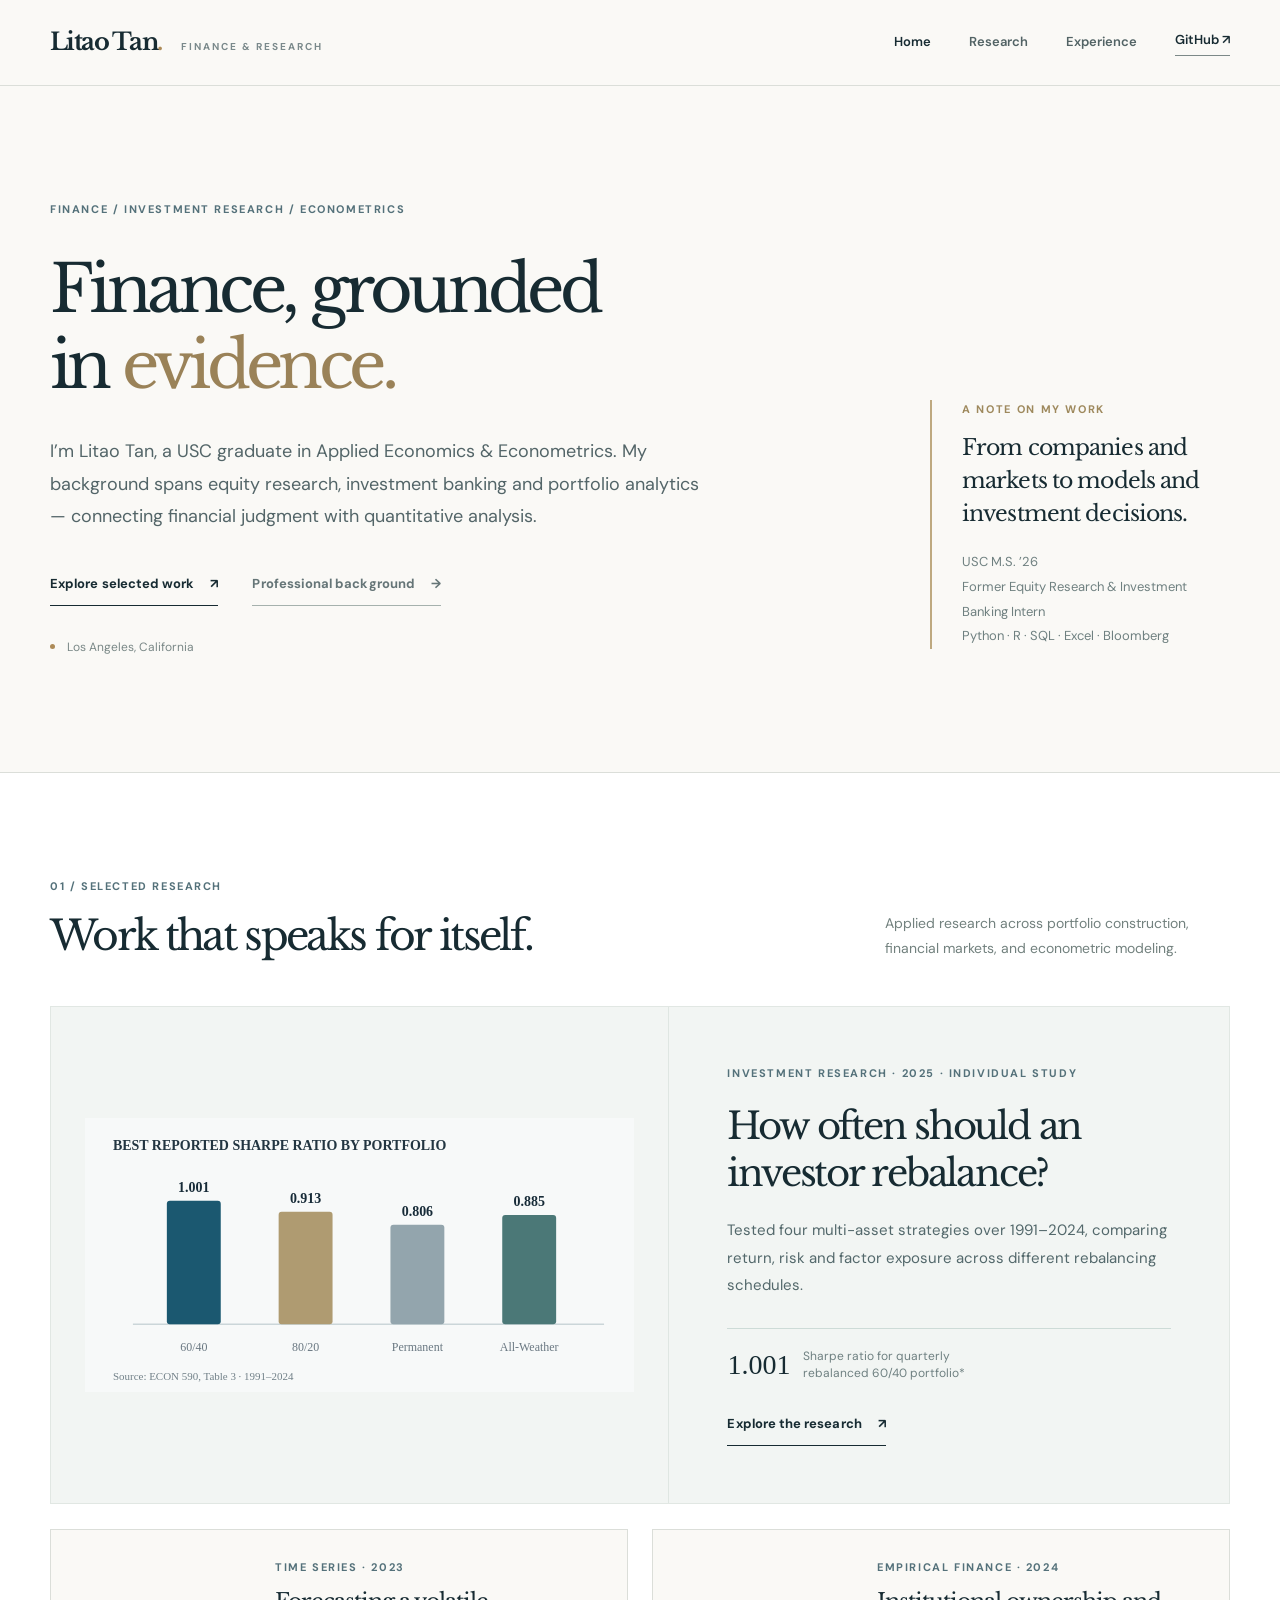
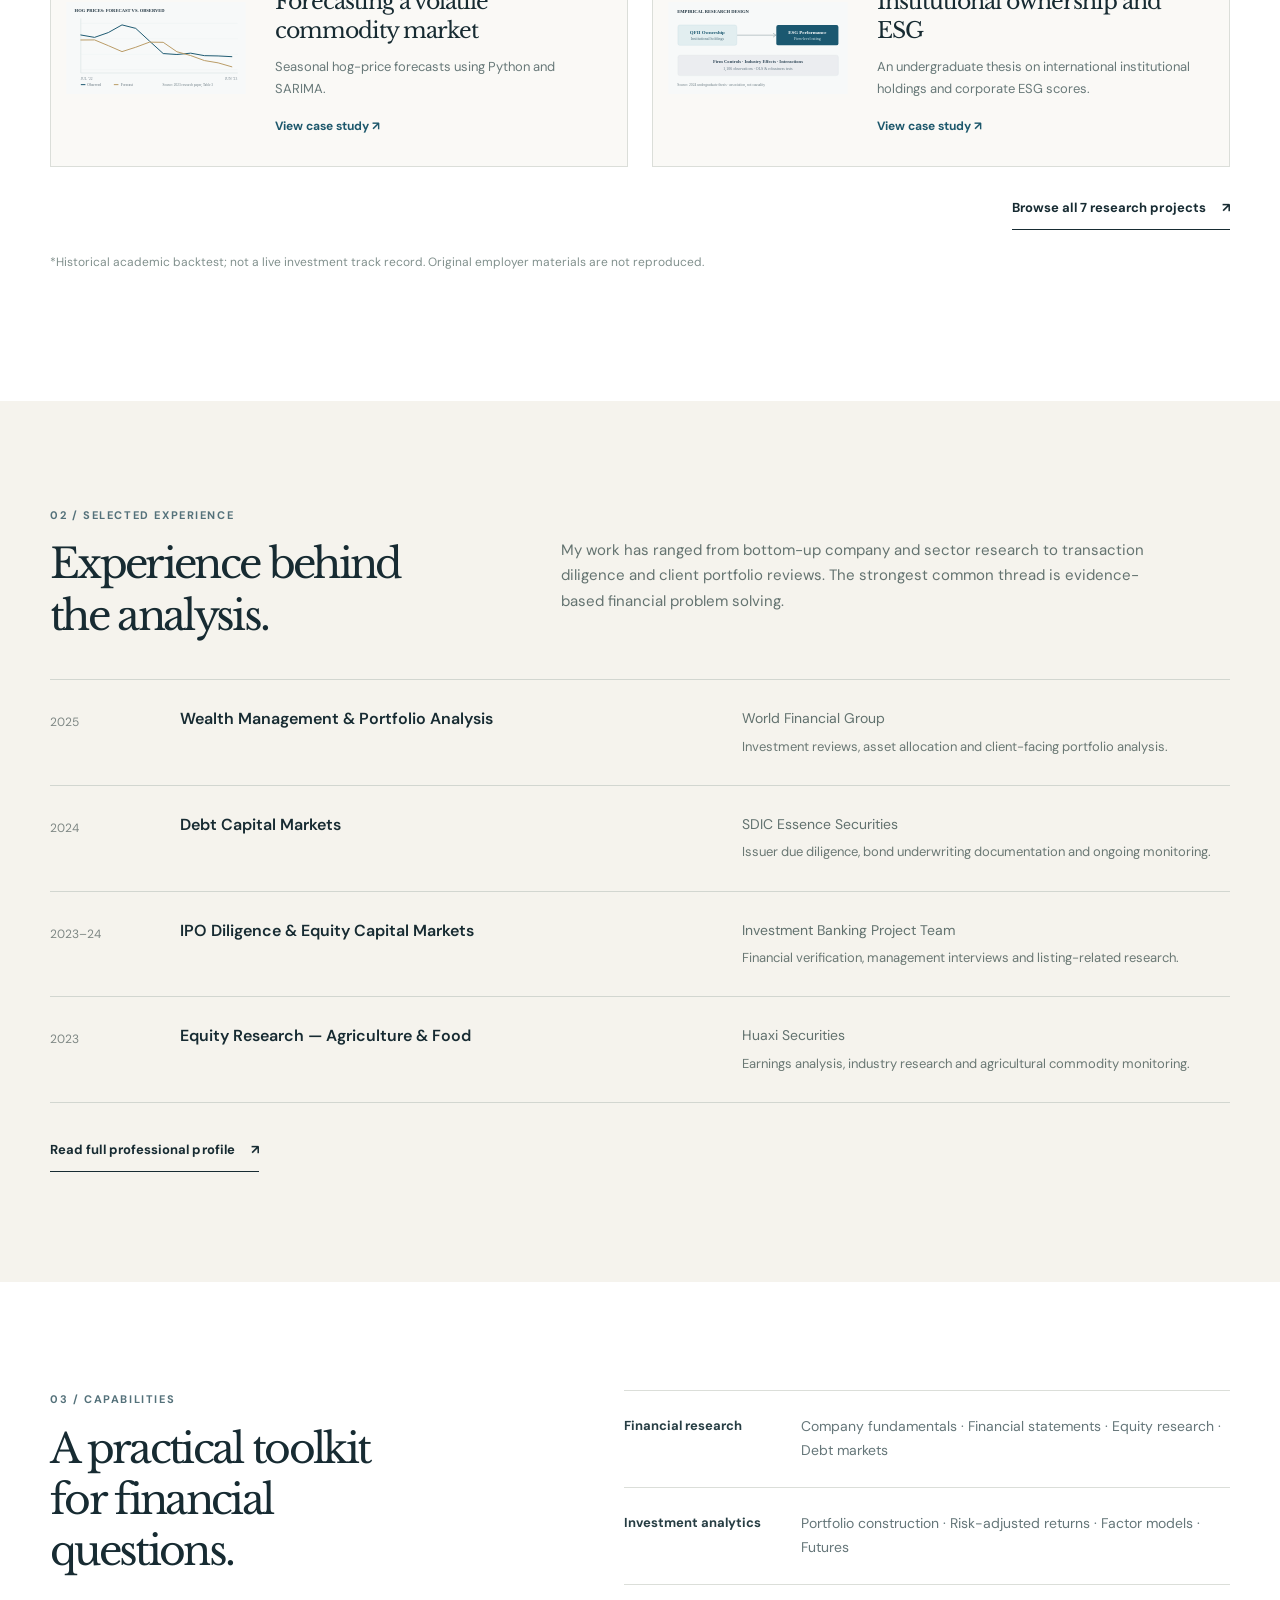
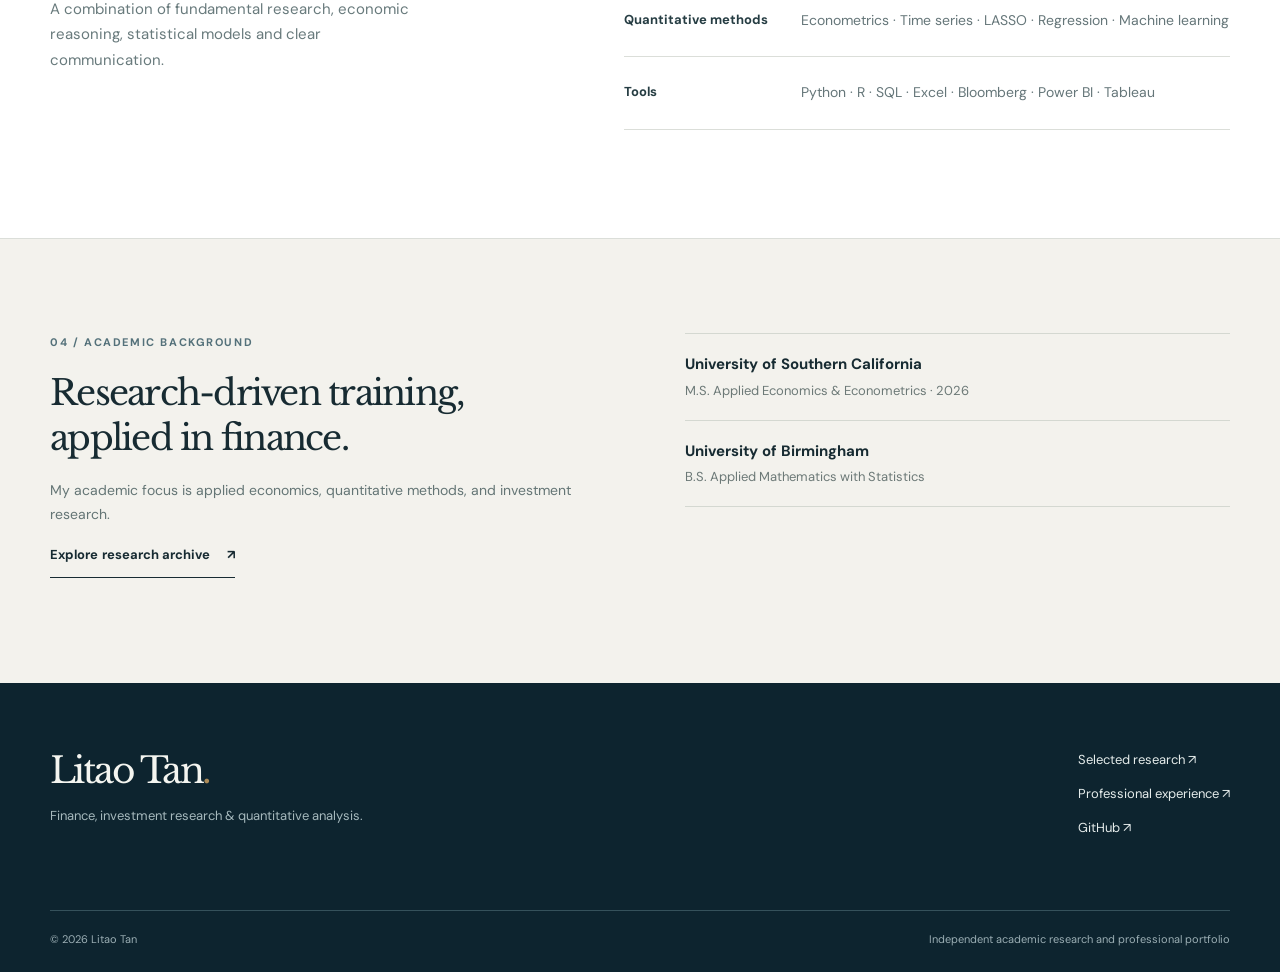
<file: index.html>
<!doctype html><html lang="en"><head><meta charset="utf-8"><meta name="viewport" content="width=device-width, initial-scale=1"><meta name="theme-color" content="#faf9f6"><meta name="description" content="Litao Tan — finance, investment research, and quantitative analysis. Research portfolio and professional experience."><meta property="og:title" content="Litao Tan | Finance & Research"><meta property="og:description" content="Financial research grounded in data. Selected research in portfolio analytics, econometrics, and markets."><link rel="icon" href="assets/favicon.svg" type="image/svg+xml"><link rel="stylesheet" href="assets/style.css"><title>Litao Tan | Finance, Research & Analytics</title></head><body>
<header class="header"><div class="container nav">
      <a class="brand" href="index.html" aria-label="Litao Tan, home"><span class="brand-name">Litao Tan<span class="brand-period">.</span></span><span class="brand-detail">FINANCE &amp; RESEARCH</span></a>
      <button class="hamburger" type="button" aria-label="Toggle navigation" aria-expanded="false">☰</button>
      <nav class="navlinks" aria-label="Main navigation"><a class="nav-active" href="index.html">Home</a><a  href="research.html">Research</a><a  href="career.html">Experience</a><a class="nav-outer" href="https://github.com/Litao-Tan" rel="noopener noreferrer" target="_blank">GitHub <span aria-hidden="true">↗</span></a></nav>
    </div></header>
<main>
<section class="v2-hero" id="about"><div class="container hero-wrap"><div><div class="eyebrow">Finance / Investment Research / Econometrics</div><h1>Finance, grounded<br>in <em>evidence.</em></h1><p class="hero-description">I’m Litao Tan, a USC graduate in Applied Economics &amp; Econometrics. My background spans equity research, investment banking and portfolio analytics — connecting financial judgment with quantitative analysis.</p><div class="intro-actions"><a class="text-link" href="#selected">Explore selected work <span>↗</span></a><a class="text-link subtle" href="career.html">Professional background <span>→</span></a></div><div class="hero-subline"><span class="small-dot"></span> Los Angeles, California</div></div><aside class="hero-aside"><div class="aside-label">A note on my work</div><h2>From companies and markets to models and investment decisions.</h2><p>USC M.S. ’26<br>Former Equity Research &amp; Investment Banking Intern<br>Python · R · SQL · Excel · Bloomberg</p></aside></div></section>
<section class="work-section" id="selected"><div class="container"><div class="section-heading"><div><div class="eyebrow">01 / Selected research</div><h2>Work that speaks for itself.</h2></div><p>Applied research across portfolio construction, financial markets, and econometric modeling.</p></div>
<a class="feature-card" href="projects/portfolio-rebalancing.html"><div class="feature-figure"><img src="assets/portfolio-rebalancing.svg" alt="Chart comparing risk-adjusted portfolio performance reported in the research"></div><div class="feature-story"><div class="eyebrow">Investment research · 2025 · Individual study</div><h3>How often should an investor rebalance?</h3><p>Tested four multi-asset strategies over 1991–2024, comparing return, risk and factor exposure across different rebalancing schedules.</p><div class="feature-measure"><strong>1.001</strong><span>Sharpe ratio for quarterly<br>rebalanced 60/40 portfolio*</span></div><span class="text-link">Explore the research <span>↗</span></span></div></a>
<div class="secondary-cards"><a class="secondary-card" href="projects/hog-price-forecasting.html"><div class="side-figure"><img src="assets/hog-price-forecasting.svg" loading="lazy" alt="SARIMA forecast visualization based on undergraduate research"></div><div class="secondary-story"><div class="eyebrow">Time series · 2023</div><h3>Forecasting a volatile commodity market</h3><p>Seasonal hog-price forecasts using Python and SARIMA.</p><span class="card-link">View case study ↗</span></div></a><a class="secondary-card" href="projects/qfii-esg.html"><div class="side-figure"><img src="assets/qfii-esg.svg" loading="lazy" alt="QFII ownership and ESG research diagram"></div><div class="secondary-story"><div class="eyebrow">Empirical finance · 2024</div><h3>Institutional ownership and ESG</h3><p>An undergraduate thesis on international institutional holdings and corporate ESG scores.</p><span class="card-link">View case study ↗</span></div></a></div>
<div class="more-work"><a class="text-link" href="research.html">Browse all 7 research projects <span>↗</span></a></div><p class="library-note">*Historical academic backtest; not a live investment track record. Original employer materials are not reproduced.</p></div></section>
<section class="about-section" id="experience"><div class="container"><div class="experience-head"><div><div class="eyebrow">02 / Selected experience</div><h2 class="simple-heading">Experience behind<br>the analysis.</h2></div><p>My work has ranged from bottom-up company and sector research to transaction diligence and client portfolio reviews. The strongest common thread is evidence-based financial problem solving.</p></div><div class="experience-list"><div class="exp-line"><div class="year">2025</div><h3>Wealth Management &amp; Portfolio Analysis</h3><div class="org">World Financial Group<p>Investment reviews, asset allocation and client-facing portfolio analysis.</p></div></div><div class="exp-line"><div class="year">2024</div><h3>Debt Capital Markets</h3><div class="org">SDIC Essence Securities<p>Issuer due diligence, bond underwriting documentation and ongoing monitoring.</p></div></div><div class="exp-line"><div class="year">2023–24</div><h3>IPO Diligence &amp; Equity Capital Markets</h3><div class="org">Investment Banking Project Team<p>Financial verification, management interviews and listing-related research.</p></div></div><div class="exp-line"><div class="year">2023</div><h3>Equity Research — Agriculture &amp; Food</h3><div class="org">Huaxi Securities<p>Earnings analysis, industry research and agricultural commodity monitoring.</p></div></div></div><div class="about-link"><a class="text-link" href="career.html">Read full professional profile <span>↗</span></a></div></div></section>
<section class="tool-section"><div class="container tools-layout"><div><div class="eyebrow">03 / Capabilities</div><h2 class="simple-heading">A practical toolkit for financial questions.</h2><p class="summary">A combination of fundamental research, economic reasoning, statistical models and clear communication.</p></div><div class="tool-rows"><div class="tool-row"><strong>Financial research</strong><span>Company fundamentals · Financial statements · Equity research · Debt markets</span></div><div class="tool-row"><strong>Investment analytics</strong><span>Portfolio construction · Risk-adjusted returns · Factor models · Futures</span></div><div class="tool-row"><strong>Quantitative methods</strong><span>Econometrics · Time series · LASSO · Regression · Machine learning</span></div><div class="tool-row"><strong>Tools</strong><span>Python · R · SQL · Excel · Bloomberg · Power BI · Tableau</span></div></div></div></section>
<section class="end-section" id="education"><div class="container end-content"><div><div class="eyebrow">04 / Academic background</div><h2>Research-driven training,<br>applied in finance.</h2><p>My academic focus is applied economics, quantitative methods, and investment research.</p><a class="text-link" href="research.html">Explore research archive <span>↗</span></a></div><div><div class="end-institution"><strong>University of Southern California</strong><span>M.S. Applied Economics &amp; Econometrics · 2026</span></div><div class="end-institution"><strong>University of Birmingham</strong><span>B.S. Applied Mathematics with Statistics</span></div></div></div></section>
</main><footer class="footer"><div class="container footer-grid"><div><div class="footer-name">Litao Tan<span class="brand-period">.</span></div><p>Finance, investment research &amp; quantitative analysis.</p></div><div class="footer-right"><a href="research.html">Selected research ↗</a><a href="career.html">Professional experience ↗</a><a href="https://github.com/Litao-Tan" rel="noopener noreferrer" target="_blank">GitHub ↗</a></div></div><div class="container footer-base"><span>© 2026 Litao Tan</span><span>Independent academic research and professional portfolio</span></div></footer><script defer src="assets/site.js"></script></body></html>
</file>
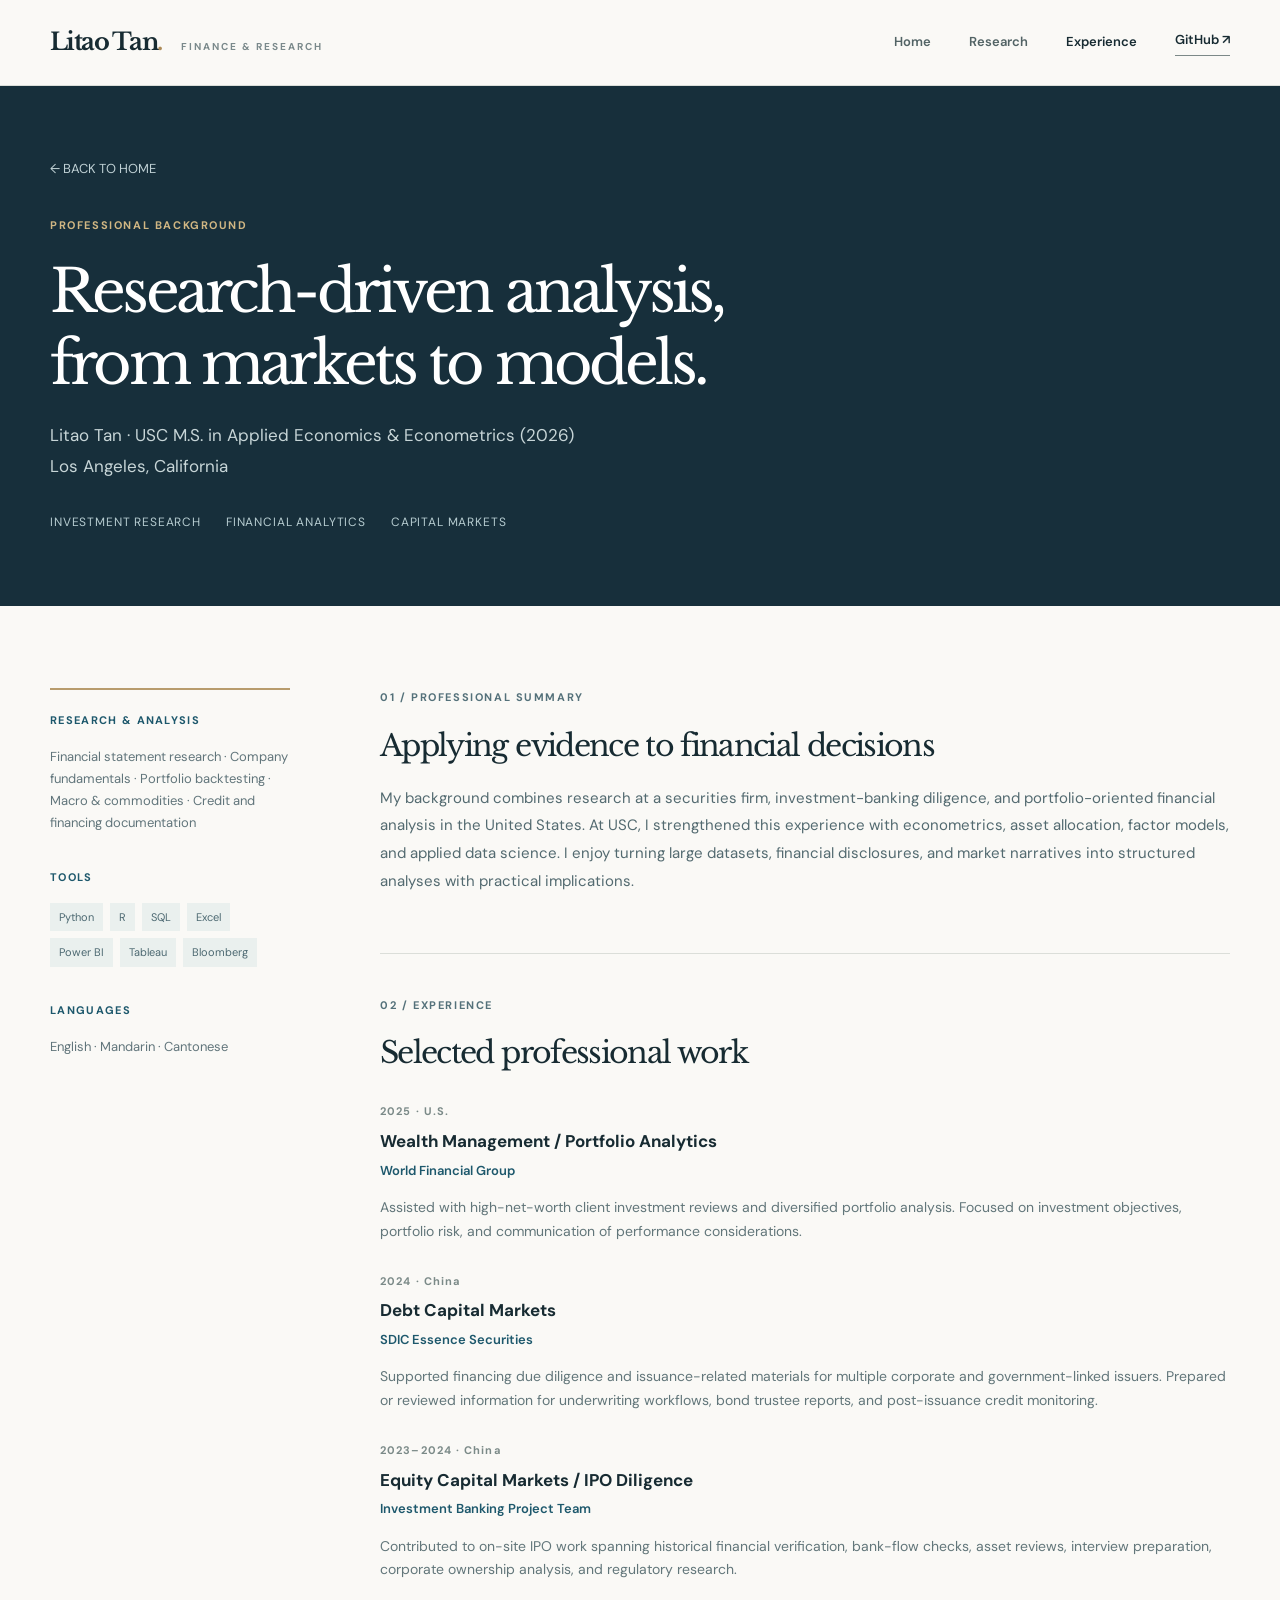
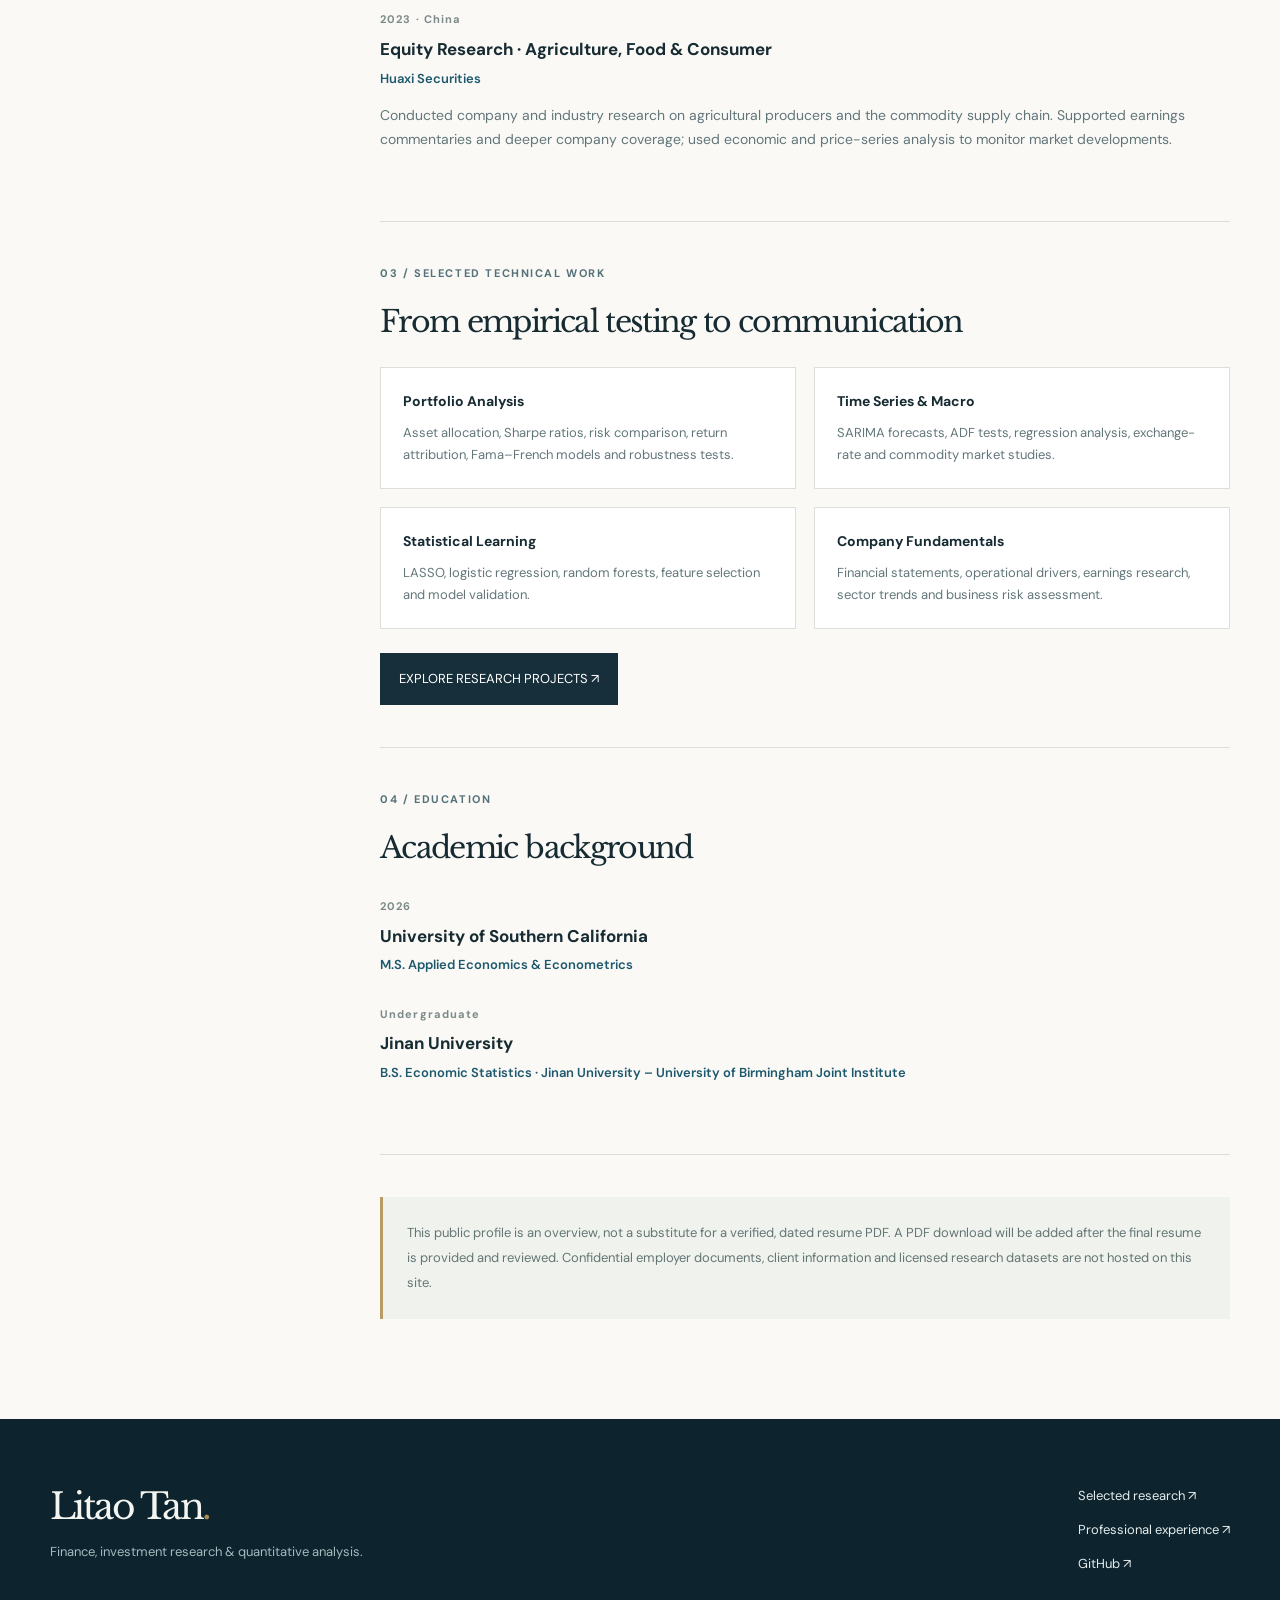
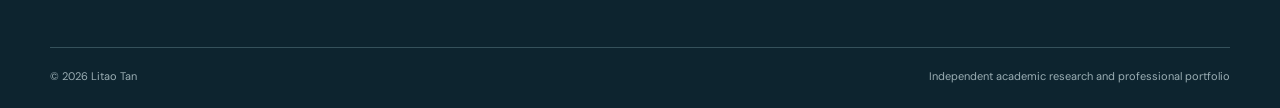
<file: career.html>
<!DOCTYPE html>
<html lang="en"><head><meta charset="utf-8"/><meta content="width=device-width,initial-scale=1" name="viewport"/><meta content="#faf9f6" name="theme-color"/><meta content="Professional background, analytical skills, and investment research experience of Litao Tan." name="description"/><title>Career Profile | Litao Tan</title><link href="assets/favicon.svg" rel="icon" type="image/svg+xml"/><link href="assets/style.css" rel="stylesheet"/></head><body>

<header class="header"><div class="container nav">
<a aria-label="Litao Tan, home" class="brand" href="index.html"><span class="brand-name">Litao Tan<span class="brand-period">.</span></span><span class="brand-detail">FINANCE &amp; RESEARCH</span></a>
<button aria-expanded="false" aria-label="Toggle navigation" class="hamburger" type="button">☰</button>
<nav aria-label="Main navigation" class="navlinks"><a href="index.html">Home</a><a href="research.html">Research</a><a class="nav-active" href="career.html">Experience</a><a class="nav-outer" href="https://github.com/Litao-Tan" rel="noopener noreferrer" target="_blank">GitHub <span aria-hidden="true">↗</span></a></nav>
</div></header>
<main><section class="detailtop career-top"><div class="container"><a class="backlink" href="index.html">← BACK TO HOME</a><div class="eyebrow light">PROFESSIONAL BACKGROUND</div><h1>Research-driven analysis,<br/>from markets to models.</h1><p class="intro">Litao Tan · USC M.S. in Applied Economics &amp; Econometrics (2026)<br/>Los Angeles, California</p><div class="detailsub"><span>INVESTMENT RESEARCH</span><span>FINANCIAL ANALYTICS</span><span>CAPITAL MARKETS</span></div></div></section>
<div class="container career-layout"><aside class="career-sidebar"><div class="sidelabel">RESEARCH &amp; ANALYSIS</div><p>Financial statement research · Company fundamentals · Portfolio backtesting · Macro &amp; commodities · Credit and financing documentation</p><div class="sidelabel" style="margin-top:34px">TOOLS</div><div class="smalltags"><span>Python</span><span>R</span><span>SQL</span><span>Excel</span><span>Power BI</span><span>Tableau</span><span>Bloomberg</span></div><div class="sidelabel" style="margin-top:34px">LANGUAGES</div><p>English · Mandarin · Cantonese</p></aside>
<div class="career-main">
<section class="career-section"><div class="eyebrow">01 / PROFESSIONAL SUMMARY</div><h2>Applying evidence to financial decisions</h2><p>My background combines research at a securities firm, investment-banking diligence, and portfolio-oriented financial analysis in the United States. At USC, I strengthened this experience with econometrics, asset allocation, factor models, and applied data science. I enjoy turning large datasets, financial disclosures, and market narratives into structured analyses with practical implications.</p></section>
<section class="career-section"><div class="eyebrow">02 / EXPERIENCE</div><h2>Selected professional work</h2>
<div class="career-job"><div class="career-date">2025 · U.S.</div><h3>Wealth Management / Portfolio Analytics</h3><div class="exporg">World Financial Group</div><p>Assisted with high-net-worth client investment reviews and diversified portfolio analysis. Focused on investment objectives, portfolio risk, and communication of performance considerations.</p></div>
<div class="career-job"><div class="career-date">2024 · China</div><h3>Debt Capital Markets</h3><div class="exporg">SDIC Essence Securities</div><p>Supported financing due diligence and issuance-related materials for multiple corporate and government-linked issuers. Prepared or reviewed information for underwriting workflows, bond trustee reports, and post-issuance credit monitoring.</p></div>
<div class="career-job"><div class="career-date">2023–2024 · China</div><h3>Equity Capital Markets / IPO Diligence</h3><div class="exporg">Investment Banking Project Team</div><p>Contributed to on-site IPO work spanning historical financial verification, bank-flow checks, asset reviews, interview preparation, corporate ownership analysis, and regulatory research.</p></div>
<div class="career-job"><div class="career-date">2023 · China</div><h3>Equity Research · Agriculture, Food &amp; Consumer</h3><div class="exporg">Huaxi Securities</div><p>Conducted company and industry research on agricultural producers and the commodity supply chain. Supported earnings commentaries and deeper company coverage; used economic and price-series analysis to monitor market developments.</p></div></section>
<section class="career-section"><div class="eyebrow">03 / SELECTED TECHNICAL WORK</div><h2>From empirical testing to communication</h2><div class="career-skillgrid"><div><h3>Portfolio Analysis</h3><p>Asset allocation, Sharpe ratios, risk comparison, return attribution, Fama–French models and robustness tests.</p></div><div><h3>Time Series &amp; Macro</h3><p>SARIMA forecasts, ADF tests, regression analysis, exchange-rate and commodity market studies.</p></div><div><h3>Statistical Learning</h3><p>LASSO, logistic regression, random forests, feature selection and model validation.</p></div><div><h3>Company Fundamentals</h3><p>Financial statements, operational drivers, earnings research, sector trends and business risk assessment.</p></div></div><a class="btn dark" href="research.html">EXPLORE RESEARCH PROJECTS ↗</a></section>
<section class="career-section"><div class="eyebrow">04 / EDUCATION</div><h2>Academic background</h2><div class="career-job"><div class="career-date">2026</div><h3>University of Southern California</h3><div class="exporg">M.S. Applied Economics &amp; Econometrics</div></div><div class="career-job"><div class="career-date">Undergraduate</div><h3>Jinan University</h3><div class="exporg">B.S. Economic Statistics · Jinan University – University of Birmingham Joint Institute</div></div></section>
<div class="note-box">This public profile is an overview, not a substitute for a verified, dated resume PDF. A PDF download will be added after the final resume is provided and reviewed. Confidential employer documents, client information and licensed research datasets are not hosted on this site.</div>
</div></div></main>
<footer class="footer"><div class="container footer-grid"><div><div class="footer-name">Litao Tan<span class="brand-period">.</span></div><p>Finance, investment research &amp; quantitative analysis.</p></div><div class="footer-right"><a href="research.html">Selected research ↗</a><a href="career.html">Professional experience ↗</a><a href="https://github.com/Litao-Tan" rel="noopener noreferrer" target="_blank">GitHub ↗</a></div></div><div class="container footer-base"><span>© 2026 Litao Tan</span><span>Independent academic research and professional portfolio</span></div></footer><script defer="" src="assets/site.js"></script></body></html>
</file>
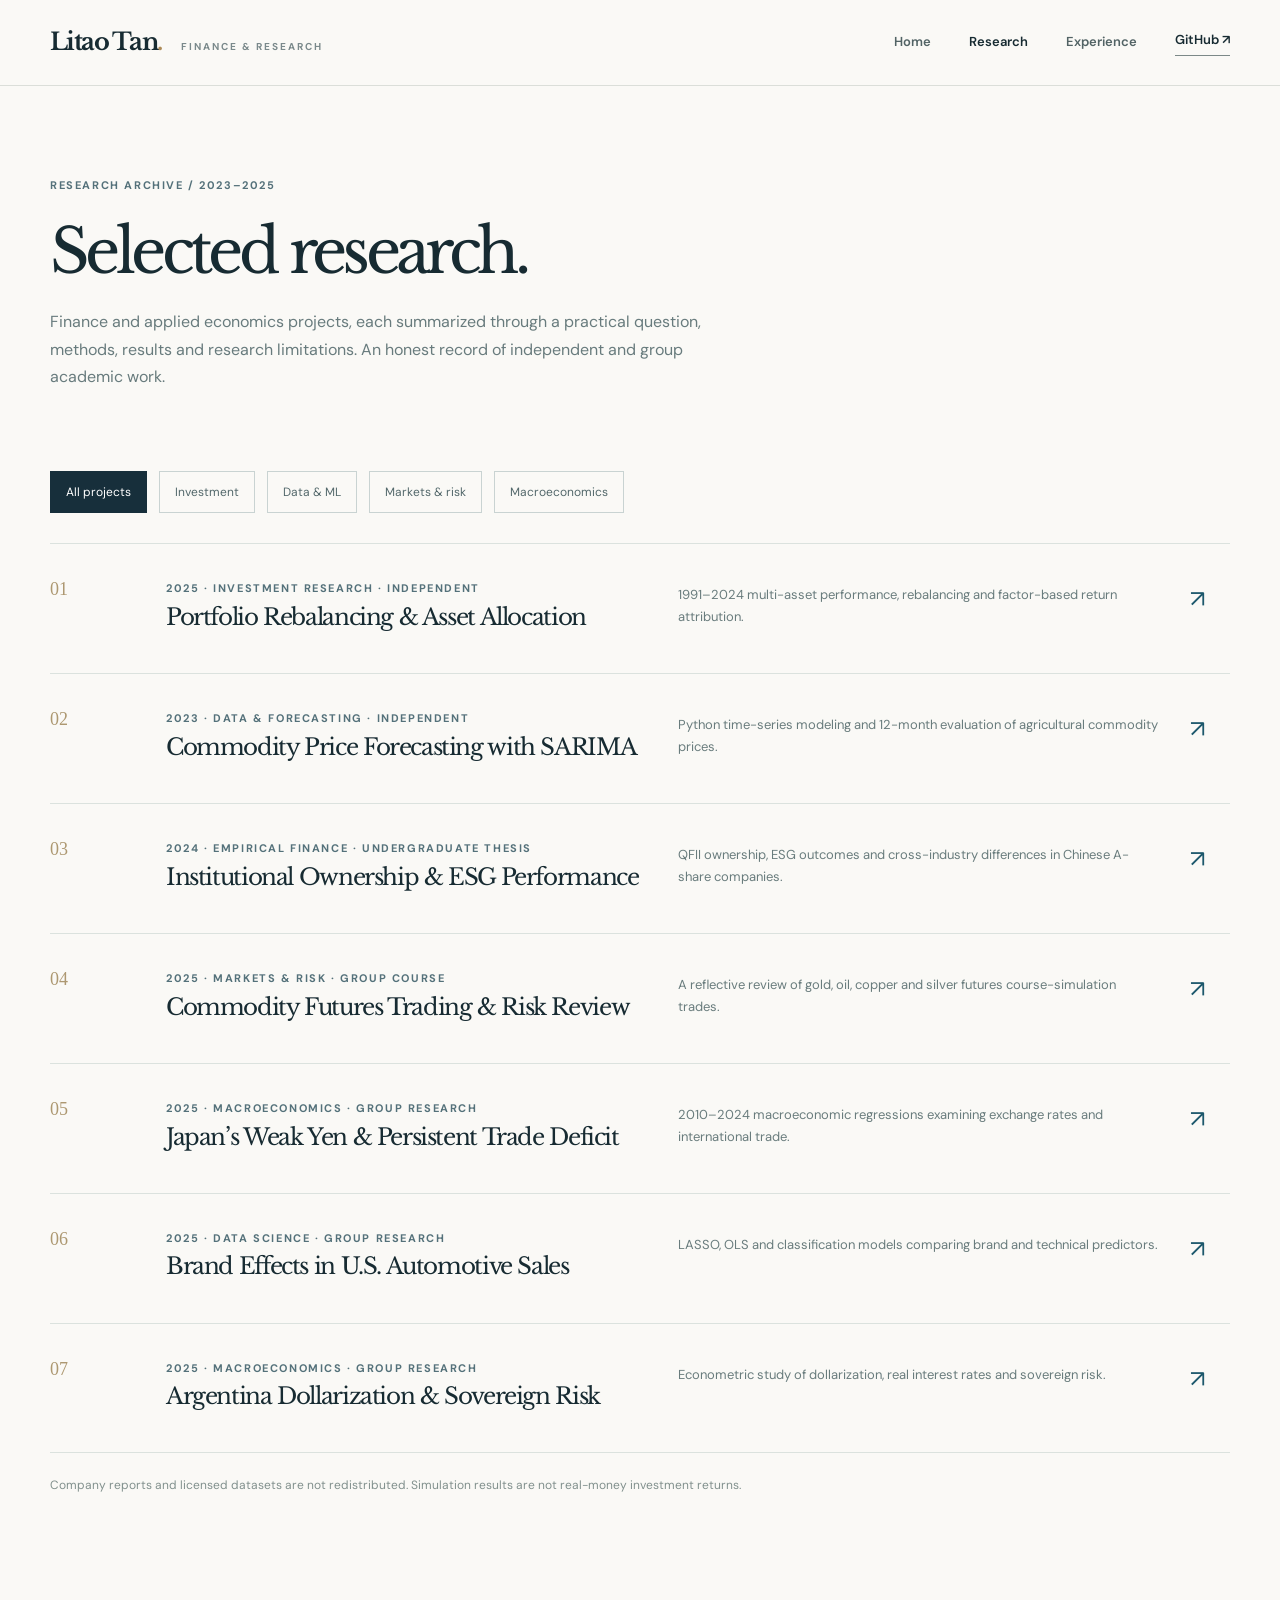
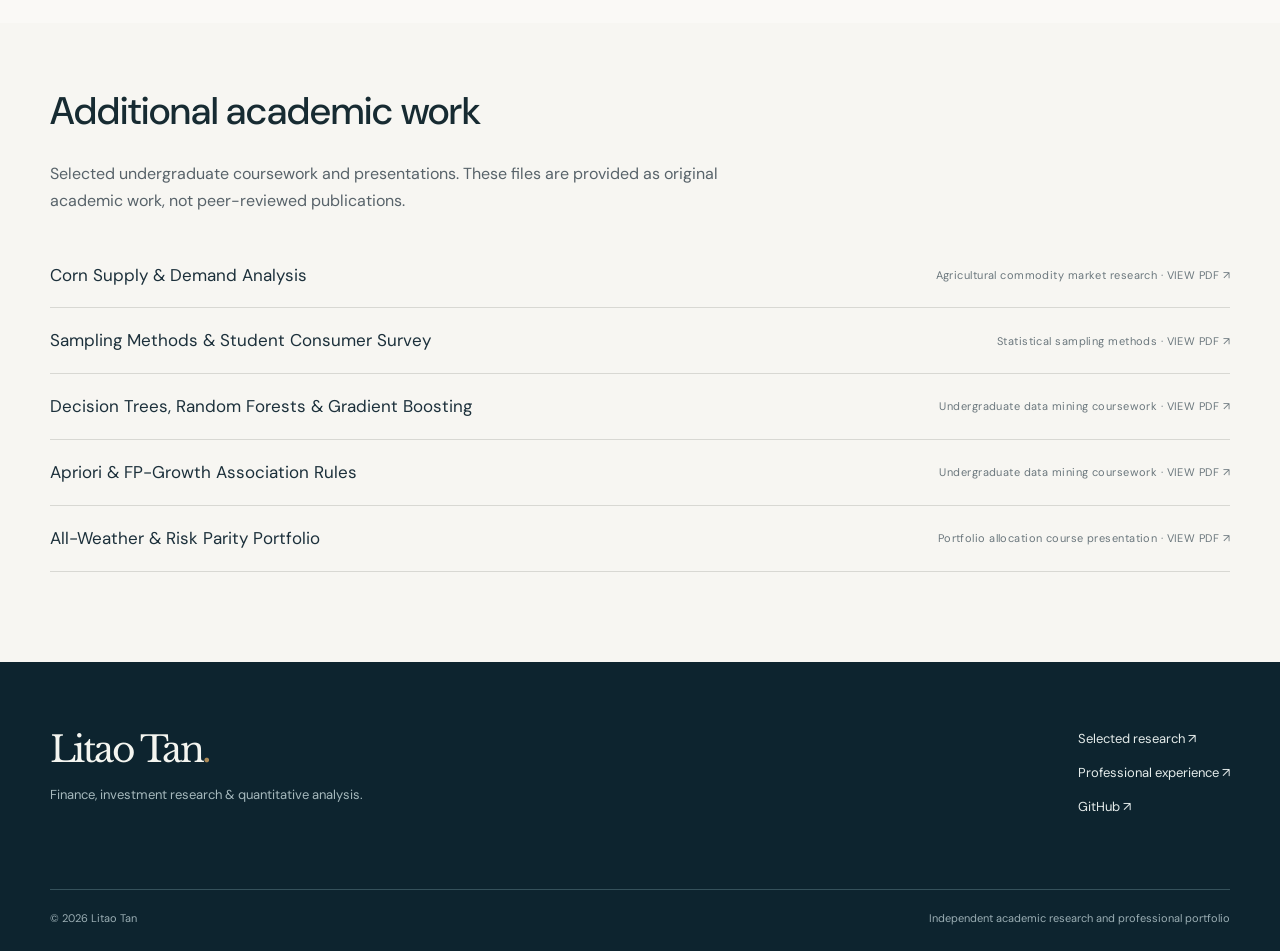
<file: research.html>
<!DOCTYPE html>
<html lang="en"><head><meta charset="utf-8"/><meta content="width=device-width, initial-scale=1" name="viewport"/><meta content="#faf9f6" name="theme-color"/><meta content="Seven finance, economics and quantitative research projects by Litao Tan." name="description"/><link href="assets/favicon.svg" rel="icon" type="image/svg+xml"/><link href="assets/style.css" rel="stylesheet"/><title>Research Archive | Litao Tan</title></head><body><header class="header"><div class="container nav">
<a aria-label="Litao Tan, home" class="brand" href="index.html"><span class="brand-name">Litao Tan<span class="brand-period">.</span></span><span class="brand-detail">FINANCE &amp; RESEARCH</span></a>
<button aria-expanded="false" aria-label="Toggle navigation" class="hamburger" type="button">☰</button>
<nav aria-label="Main navigation" class="navlinks"><a href="index.html">Home</a><a class="nav-active" href="research.html">Research</a><a href="career.html">Experience</a><a class="nav-outer" href="https://github.com/Litao-Tan" rel="noopener noreferrer" target="_blank">GitHub <span aria-hidden="true">↗</span></a></nav>
</div></header><main><section class="library-intro"><div class="container"><div class="eyebrow">Research archive / 2023–2025</div><h1>Selected research.</h1><p>Finance and applied economics projects, each summarized through a practical question, methods, results and research limitations. An honest record of independent and group academic work.</p></div></section><section class="library-layout"><div class="container"><div aria-label="Filter research by topic" class="filters" role="group"><button aria-pressed="true" class="filter active" data-filter="all" type="button">All projects</button><button aria-pressed="false" class="filter" data-filter="investment" type="button">Investment</button><button aria-pressed="false" class="filter" data-filter="data" type="button">Data &amp; ML</button><button aria-pressed="false" class="filter" data-filter="markets" type="button">Markets &amp; risk</button><button aria-pressed="false" class="filter" data-filter="macro" type="button">Macroeconomics</button></div><div><a class="archive-row" data-category="investment" href="projects/portfolio-rebalancing.html"><div class="archive-n">01</div><div><div class="meta">2025 · Investment research · Independent</div><h2>Portfolio Rebalancing &amp; Asset Allocation</h2></div><div class="archive-summary"><p>1991–2024 multi-asset performance, rebalancing and factor-based return attribution.</p></div><span class="archive-arrow">↗</span></a>
<a class="archive-row" data-category="data" href="projects/hog-price-forecasting.html"><div class="archive-n">02</div><div><div class="meta">2023 · Data &amp; forecasting · Independent</div><h2>Commodity Price Forecasting with SARIMA</h2></div><div class="archive-summary"><p>Python time-series modeling and 12-month evaluation of agricultural commodity prices.</p></div><span class="archive-arrow">↗</span></a>
<a class="archive-row" data-category="investment" href="projects/qfii-esg.html"><div class="archive-n">03</div><div><div class="meta">2024 · Empirical finance · Undergraduate thesis</div><h2>Institutional Ownership &amp; ESG Performance</h2></div><div class="archive-summary"><p>QFII ownership, ESG outcomes and cross-industry differences in Chinese A-share companies.</p></div><span class="archive-arrow">↗</span></a>
<a class="archive-row" data-category="markets" href="projects/futures-trading.html"><div class="archive-n">04</div><div><div class="meta">2025 · Markets &amp; risk · Group course</div><h2>Commodity Futures Trading &amp; Risk Review</h2></div><div class="archive-summary"><p>A reflective review of gold, oil, copper and silver futures course-simulation trades.</p></div><span class="archive-arrow">↗</span></a>
<a class="archive-row" data-category="macro" href="projects/japan-trade.html"><div class="archive-n">05</div><div><div class="meta">2025 · Macroeconomics · Group research</div><h2>Japan’s Weak Yen &amp; Persistent Trade Deficit</h2></div><div class="archive-summary"><p>2010–2024 macroeconomic regressions examining exchange rates and international trade.</p></div><span class="archive-arrow">↗</span></a>
<a class="archive-row" data-category="data" href="projects/automotive-brand.html"><div class="archive-n">06</div><div><div class="meta">2025 · Data science · Group research</div><h2>Brand Effects in U.S. Automotive Sales</h2></div><div class="archive-summary"><p>LASSO, OLS and classification models comparing brand and technical predictors.</p></div><span class="archive-arrow">↗</span></a>
<a class="archive-row" data-category="macro" href="projects/argentina-dollarization.html"><div class="archive-n">07</div><div><div class="meta">2025 · Macroeconomics · Group research</div><h2>Argentina Dollarization &amp; Sovereign Risk</h2></div><div class="archive-summary"><p>Econometric study of dollarization, real interest rates and sovereign risk.</p></div><span class="archive-arrow">↗</span></a></div><p class="library-note">Company reports and licensed datasets are not redistributed. Simulation results are not real-money investment returns.</p></div></section><section class="supplementary-library"><div class="container"><h2>Additional academic work</h2><p>Selected undergraduate coursework and presentations. These files are provided as original academic work, not peer-reviewed publications.</p><a class="supplementary-row" href="papers/corn-supply-demand.pdf" rel="noopener noreferrer" target="_blank"><span>Corn Supply &amp; Demand Analysis</span><small>Agricultural commodity market research · VIEW PDF ↗</small></a><a class="supplementary-row" href="papers/sampling-methods.pdf" rel="noopener noreferrer" target="_blank"><span>Sampling Methods &amp; Student Consumer Survey</span><small>Statistical sampling methods · VIEW PDF ↗</small></a><a class="supplementary-row" href="papers/machine-learning-trees.pdf" rel="noopener noreferrer" target="_blank"><span>Decision Trees, Random Forests &amp; Gradient Boosting</span><small>Undergraduate data mining coursework · VIEW PDF ↗</small></a><a class="supplementary-row" href="papers/association-rule-mining.pdf" rel="noopener noreferrer" target="_blank"><span>Apriori &amp; FP-Growth Association Rules</span><small>Undergraduate data mining coursework · VIEW PDF ↗</small></a><a class="supplementary-row" href="papers/risk-parity-presentation.pdf" rel="noopener noreferrer" target="_blank"><span>All-Weather &amp; Risk Parity Portfolio</span><small>Portfolio allocation course presentation · VIEW PDF ↗</small></a></div></section></main><footer class="footer"><div class="container footer-grid"><div><div class="footer-name">Litao Tan<span class="brand-period">.</span></div><p>Finance, investment research &amp; quantitative analysis.</p></div><div class="footer-right"><a href="research.html">Selected research ↗</a><a href="career.html">Professional experience ↗</a><a href="https://github.com/Litao-Tan" rel="noopener noreferrer" target="_blank">GitHub ↗</a></div></div><div class="container footer-base"><span>© 2026 Litao Tan</span><span>Independent academic research and professional portfolio</span></div></footer><script defer="" src="assets/site.js"></script></body></html>
</file>
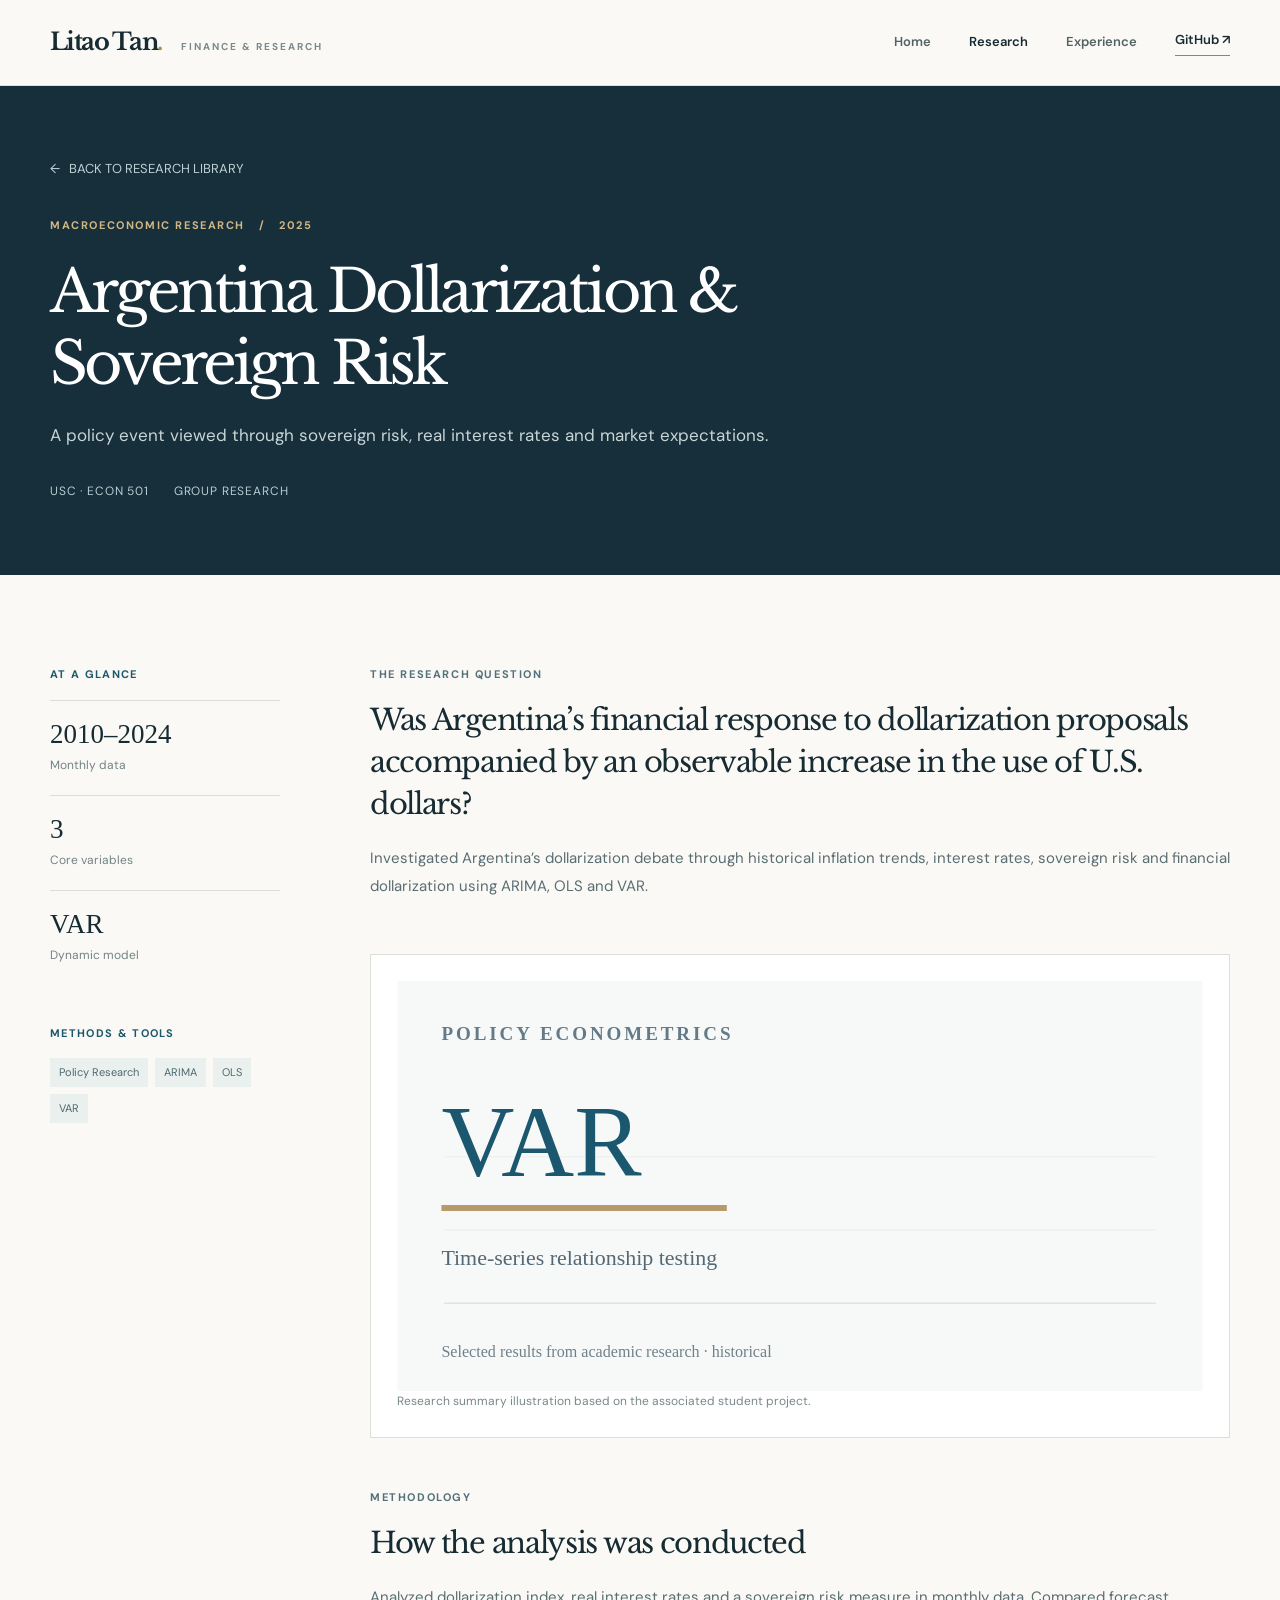
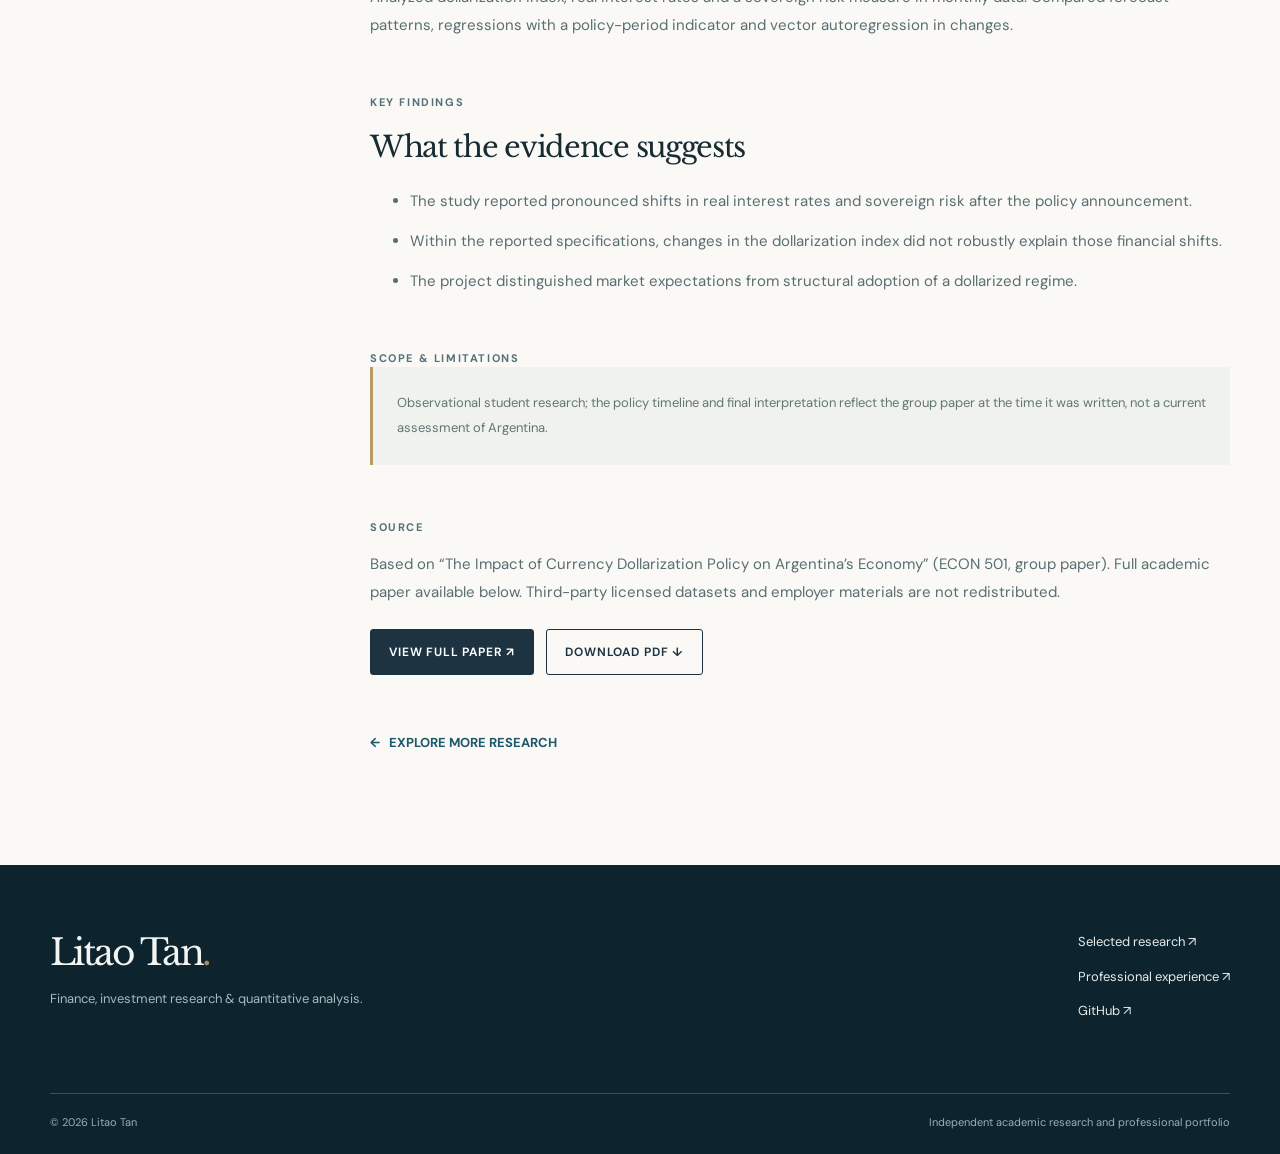
<file: projects/argentina-dollarization.html>
<!DOCTYPE html>

<html lang="en"><head><meta charset="utf-8"/><meta content="width=device-width,initial-scale=1" name="viewport"/><meta content="#faf9f6" name="theme-color"/><meta content="Investigated Argentina’s dollarization debate through historical inflation trends, interest rates, sovereign risk and financial dollarization using ARIMA, OLS and VAR." name="description"/><title>Argentina Dollarization &amp; Sovereign Risk | Litao Tan</title><link href="../assets/favicon.svg" rel="icon" type="image/svg+xml"/><link href="../assets/style.css" rel="stylesheet"/></head><body><header class="header"><div class="container nav">
<a aria-label="Litao Tan, home" class="brand" href="../index.html"><span class="brand-name">Litao Tan<span class="brand-period">.</span></span><span class="brand-detail">FINANCE &amp; RESEARCH</span></a>
<button aria-expanded="false" aria-label="Toggle navigation" class="hamburger" type="button">☰</button>
<nav aria-label="Main navigation" class="navlinks"><a href="../index.html">Home</a><a class="nav-active" href="../research.html">Research</a><a href="../career.html">Experience</a><a class="nav-outer" href="https://github.com/Litao-Tan" rel="noopener noreferrer" target="_blank">GitHub <span aria-hidden="true">↗</span></a></nav>
</div></header><main><section class="detailtop"><div class="container"><a class="backlink" href="../research.html">←   BACK TO RESEARCH LIBRARY</a><div class="eyebrow light">Macroeconomic Research   /   2025</div><h1>Argentina Dollarization &amp; Sovereign Risk</h1><p class="intro">A policy event viewed through sovereign risk, real interest rates and market expectations.</p><div class="detailsub"><span>USC · ECON 501</span><span>Group research</span></div></div></section><div class="container detailbody"><aside class="detailside"><div class="detailmetrics"><div class="sidelabel">AT A GLANCE</div><div class="metric"><strong>2010–2024</strong><span>Monthly data</span></div><div class="metric"><strong>3</strong><span>Core variables</span></div><div class="metric"><strong>VAR</strong><span>Dynamic model</span></div></div><div><div class="sidelabel">METHODS &amp; TOOLS</div><div class="smalltags"><span>Policy Research</span><span>ARIMA</span><span>OLS</span><span>VAR</span></div></div></aside><div><section class="detailsection"><div class="eyebrow">THE RESEARCH QUESTION</div><h2>Was Argentina’s financial response to dollarization proposals accompanied by an observable increase in the use of U.S. dollars?</h2><p>Investigated Argentina’s dollarization debate through historical inflation trends, interest rates, sovereign risk and financial dollarization using ARIMA, OLS and VAR.</p></section><figure class="figure"><img alt="Supporting research figure for Argentina Dollarization &amp; Sovereign Risk" src="../assets/argentina-dollarization.svg"/><figcaption class="figcap">Research summary illustration based on the associated student project.</figcaption></figure><section class="detailsection"><div class="eyebrow">METHODOLOGY</div><h2>How the analysis was conducted</h2><p>Analyzed dollarization index, real interest rates and a sovereign risk measure in monthly data. Compared forecast patterns, regressions with a policy-period indicator and vector autoregression in changes.</p></section><section class="detailsection"><div class="eyebrow">KEY FINDINGS</div><h2>What the evidence suggests</h2><ul><li>The study reported pronounced shifts in real interest rates and sovereign risk after the policy announcement.</li><li>Within the reported specifications, changes in the dollarization index did not robustly explain those financial shifts.</li><li>The project distinguished market expectations from structural adoption of a dollarized regime.</li></ul></section><section class="detailsection"><div class="eyebrow">SCOPE &amp; LIMITATIONS</div><div class="note-box">Observational student research; the policy timeline and final interpretation reflect the group paper at the time it was written, not a current assessment of Argentina.</div></section><section class="detailsection"><div class="eyebrow">SOURCE</div><p class="disclaimer">Based on “The Impact of Currency Dollarization Policy on Argentina’s Economy” (ECON 501, group paper). Full academic paper available below. Third-party licensed datasets and employer materials are not redistributed.</p><div class="paper-actions"><a aria-label="VIEW FULL PAPER ↗" class="paper-button" href="../papers/argentina-dollarization.pdf" rel="noopener noreferrer" target="_blank">VIEW FULL PAPER ↗</a><a aria-label="DOWNLOAD PDF ↓" class="paper-button paper-button-secondary" download="argentina-dollarization.pdf" href="../papers/argentina-dollarization.pdf">DOWNLOAD PDF ↓</a></div></section><a class="arrowlink" href="../research.html">←   EXPLORE MORE RESEARCH</a></div></div></main><footer class="footer"><div class="container footer-grid"><div><div class="footer-name">Litao Tan<span class="brand-period">.</span></div><p>Finance, investment research &amp; quantitative analysis.</p></div><div class="footer-right"><a href="../research.html">Selected research ↗</a><a href="../career.html">Professional experience ↗</a><a href="https://github.com/Litao-Tan" rel="noopener noreferrer" target="_blank">GitHub ↗</a></div></div><div class="container footer-base"><span>© 2026 Litao Tan</span><span>Independent academic research and professional portfolio</span></div></footer><script defer="" src="../assets/site.js"></script></body></html>
</file>
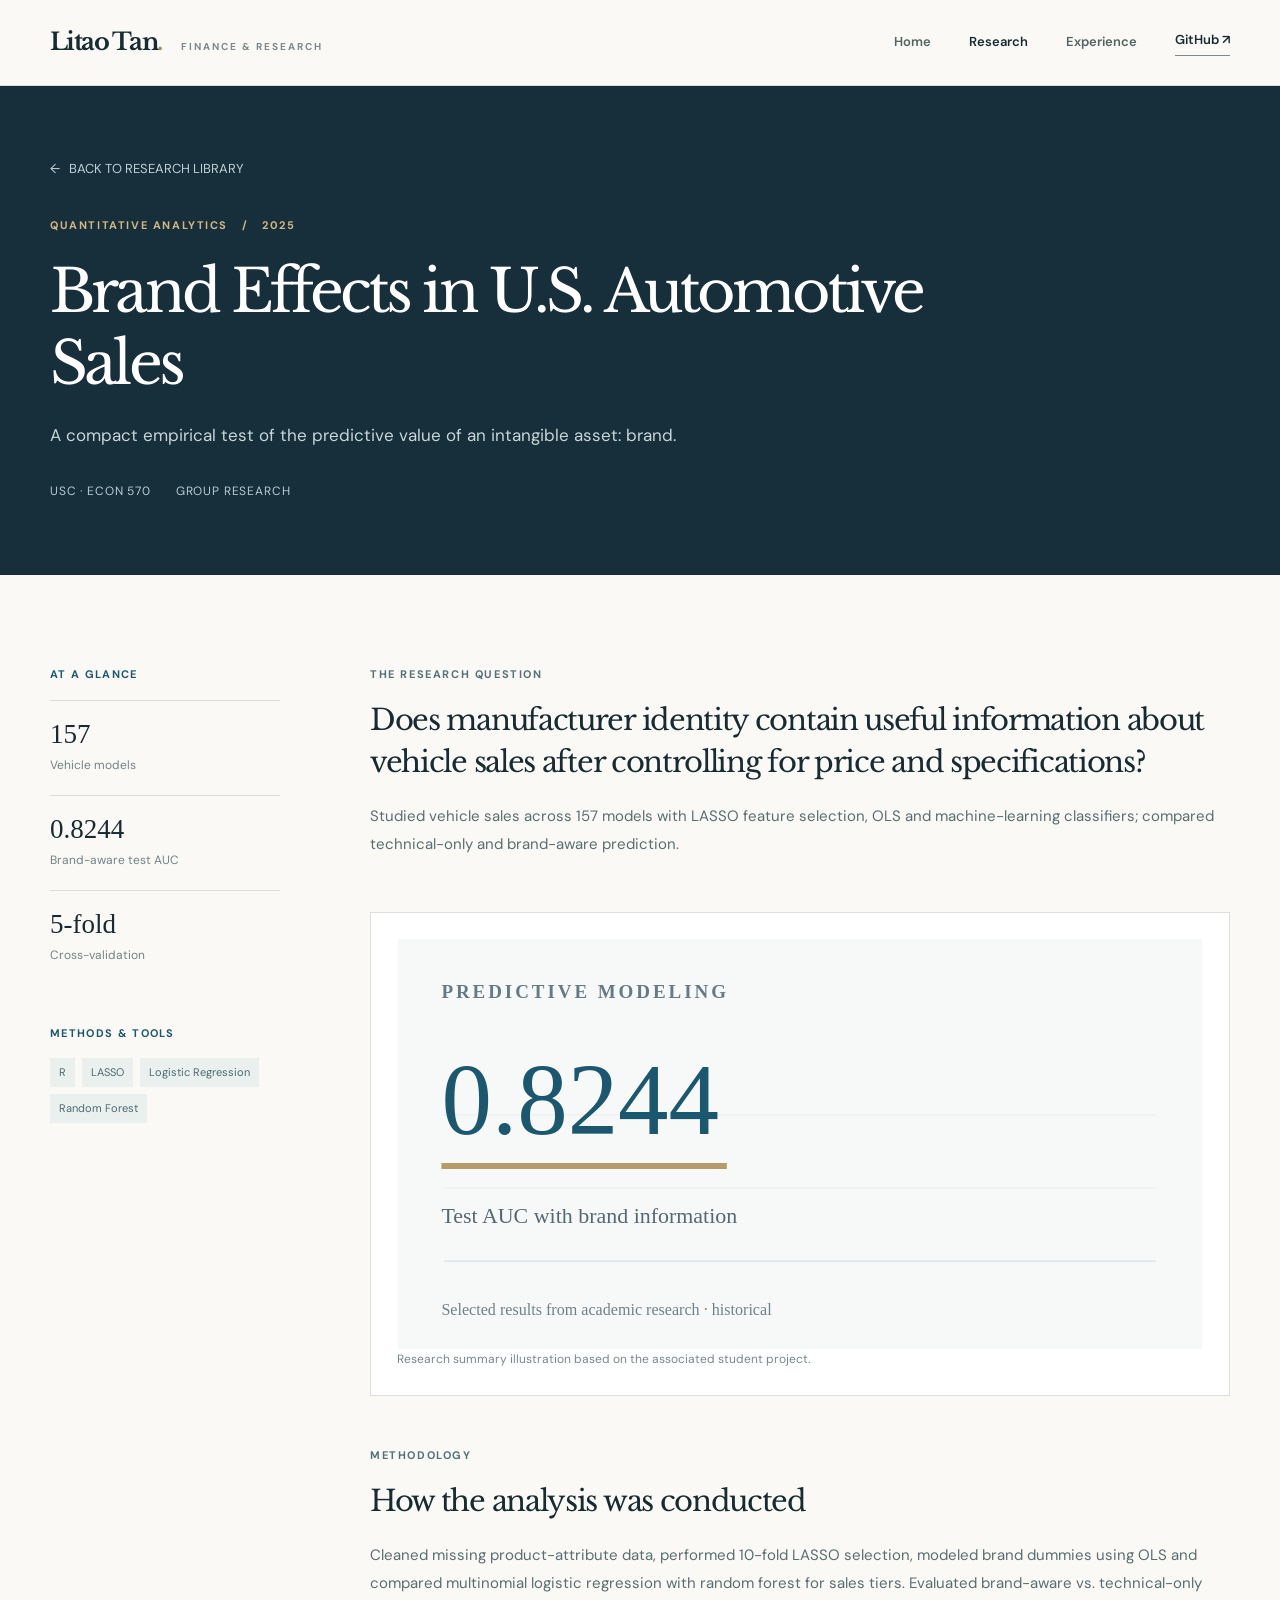
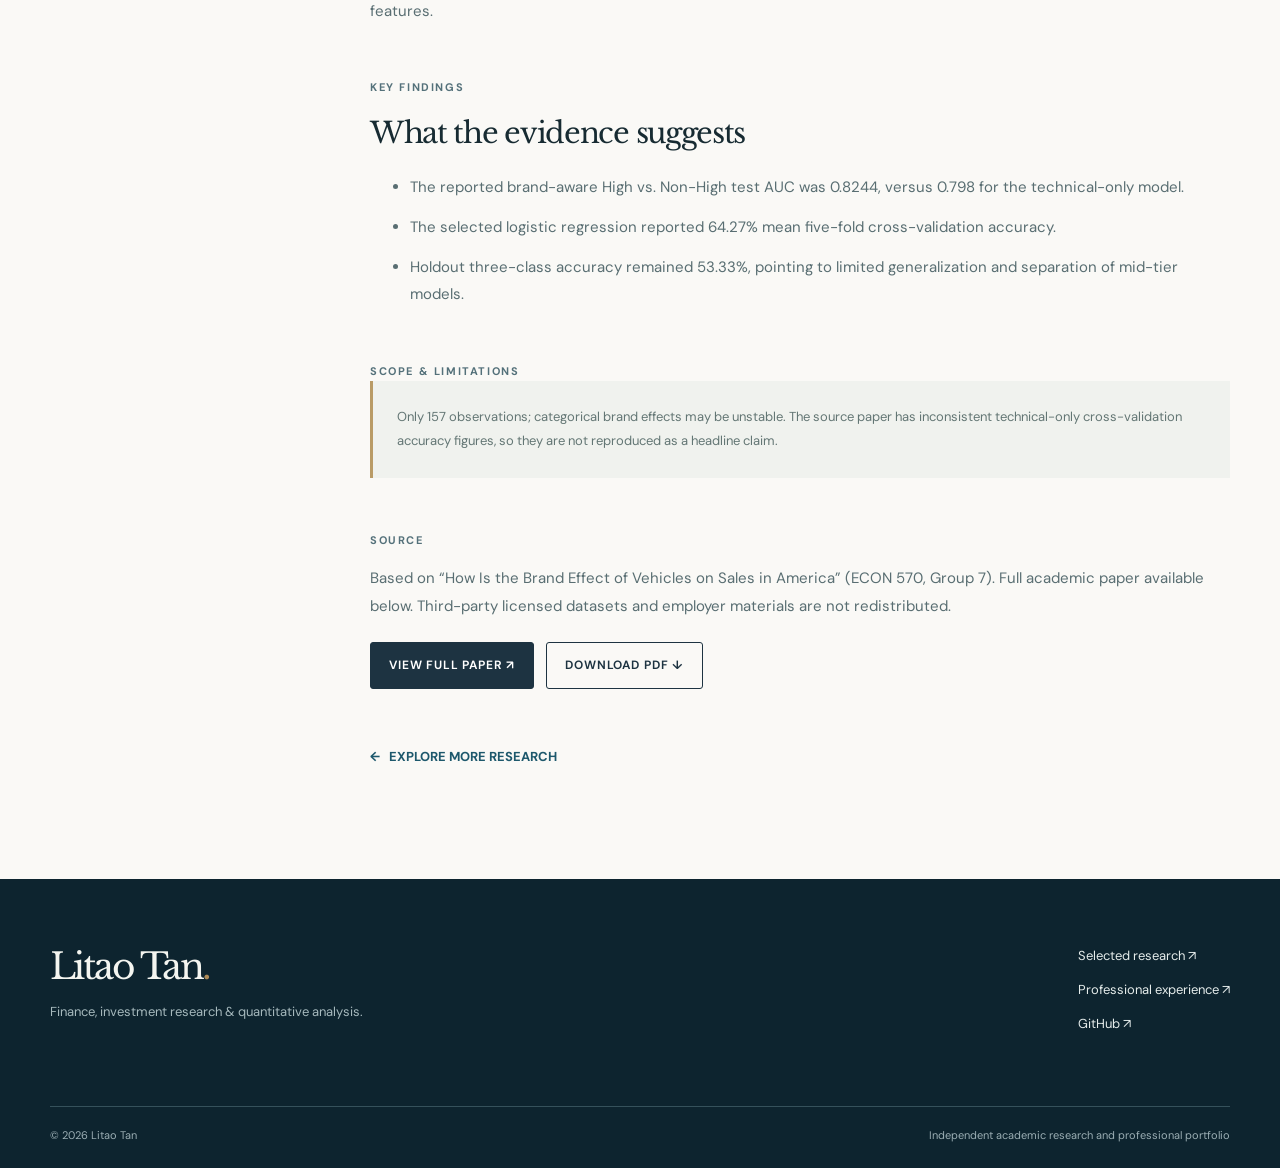
<file: projects/automotive-brand.html>
<!DOCTYPE html>

<html lang="en"><head><meta charset="utf-8"/><meta content="width=device-width,initial-scale=1" name="viewport"/><meta content="#faf9f6" name="theme-color"/><meta content="Studied vehicle sales across 157 models with LASSO feature selection, OLS and machine-learning classifiers; compared technical-only and brand-aware prediction." name="description"/><title>Brand Effects in U.S. Automotive Sales | Litao Tan</title><link href="../assets/favicon.svg" rel="icon" type="image/svg+xml"/><link href="../assets/style.css" rel="stylesheet"/></head><body><header class="header"><div class="container nav">
<a aria-label="Litao Tan, home" class="brand" href="../index.html"><span class="brand-name">Litao Tan<span class="brand-period">.</span></span><span class="brand-detail">FINANCE &amp; RESEARCH</span></a>
<button aria-expanded="false" aria-label="Toggle navigation" class="hamburger" type="button">☰</button>
<nav aria-label="Main navigation" class="navlinks"><a href="../index.html">Home</a><a class="nav-active" href="../research.html">Research</a><a href="../career.html">Experience</a><a class="nav-outer" href="https://github.com/Litao-Tan" rel="noopener noreferrer" target="_blank">GitHub <span aria-hidden="true">↗</span></a></nav>
</div></header><main><section class="detailtop"><div class="container"><a class="backlink" href="../research.html">←   BACK TO RESEARCH LIBRARY</a><div class="eyebrow light">Quantitative Analytics   /   2025</div><h1>Brand Effects in U.S. Automotive Sales</h1><p class="intro">A compact empirical test of the predictive value of an intangible asset: brand.</p><div class="detailsub"><span>USC · ECON 570</span><span>Group research</span></div></div></section><div class="container detailbody"><aside class="detailside"><div class="detailmetrics"><div class="sidelabel">AT A GLANCE</div><div class="metric"><strong>157</strong><span>Vehicle models</span></div><div class="metric"><strong>0.8244</strong><span>Brand-aware test AUC</span></div><div class="metric"><strong>5-fold</strong><span>Cross-validation</span></div></div><div><div class="sidelabel">METHODS &amp; TOOLS</div><div class="smalltags"><span>R</span><span>LASSO</span><span>Logistic Regression</span><span>Random Forest</span></div></div></aside><div><section class="detailsection"><div class="eyebrow">THE RESEARCH QUESTION</div><h2>Does manufacturer identity contain useful information about vehicle sales after controlling for price and specifications?</h2><p>Studied vehicle sales across 157 models with LASSO feature selection, OLS and machine-learning classifiers; compared technical-only and brand-aware prediction.</p></section><figure class="figure"><img alt="Supporting research figure for Brand Effects in U.S. Automotive Sales" src="../assets/automotive-brand.svg"/><figcaption class="figcap">Research summary illustration based on the associated student project.</figcaption></figure><section class="detailsection"><div class="eyebrow">METHODOLOGY</div><h2>How the analysis was conducted</h2><p>Cleaned missing product-attribute data, performed 10-fold LASSO selection, modeled brand dummies using OLS and compared multinomial logistic regression with random forest for sales tiers. Evaluated brand-aware vs. technical-only features.</p></section><section class="detailsection"><div class="eyebrow">KEY FINDINGS</div><h2>What the evidence suggests</h2><ul><li>The reported brand-aware High vs. Non-High test AUC was 0.8244, versus 0.798 for the technical-only model.</li><li>The selected logistic regression reported 64.27% mean five-fold cross-validation accuracy.</li><li>Holdout three-class accuracy remained 53.33%, pointing to limited generalization and separation of mid-tier models.</li></ul></section><section class="detailsection"><div class="eyebrow">SCOPE &amp; LIMITATIONS</div><div class="note-box">Only 157 observations; categorical brand effects may be unstable. The source paper has inconsistent technical-only cross-validation accuracy figures, so they are not reproduced as a headline claim.</div></section><section class="detailsection"><div class="eyebrow">SOURCE</div><p class="disclaimer">Based on “How Is the Brand Effect of Vehicles on Sales in America” (ECON 570, Group 7). Full academic paper available below. Third-party licensed datasets and employer materials are not redistributed.</p><div class="paper-actions"><a aria-label="VIEW FULL PAPER ↗" class="paper-button" href="../papers/automotive-brand.pdf" rel="noopener noreferrer" target="_blank">VIEW FULL PAPER ↗</a><a aria-label="DOWNLOAD PDF ↓" class="paper-button paper-button-secondary" download="automotive-brand.pdf" href="../papers/automotive-brand.pdf">DOWNLOAD PDF ↓</a></div></section><a class="arrowlink" href="../research.html">←   EXPLORE MORE RESEARCH</a></div></div></main><footer class="footer"><div class="container footer-grid"><div><div class="footer-name">Litao Tan<span class="brand-period">.</span></div><p>Finance, investment research &amp; quantitative analysis.</p></div><div class="footer-right"><a href="../research.html">Selected research ↗</a><a href="../career.html">Professional experience ↗</a><a href="https://github.com/Litao-Tan" rel="noopener noreferrer" target="_blank">GitHub ↗</a></div></div><div class="container footer-base"><span>© 2026 Litao Tan</span><span>Independent academic research and professional portfolio</span></div></footer><script defer="" src="../assets/site.js"></script></body></html>
</file>
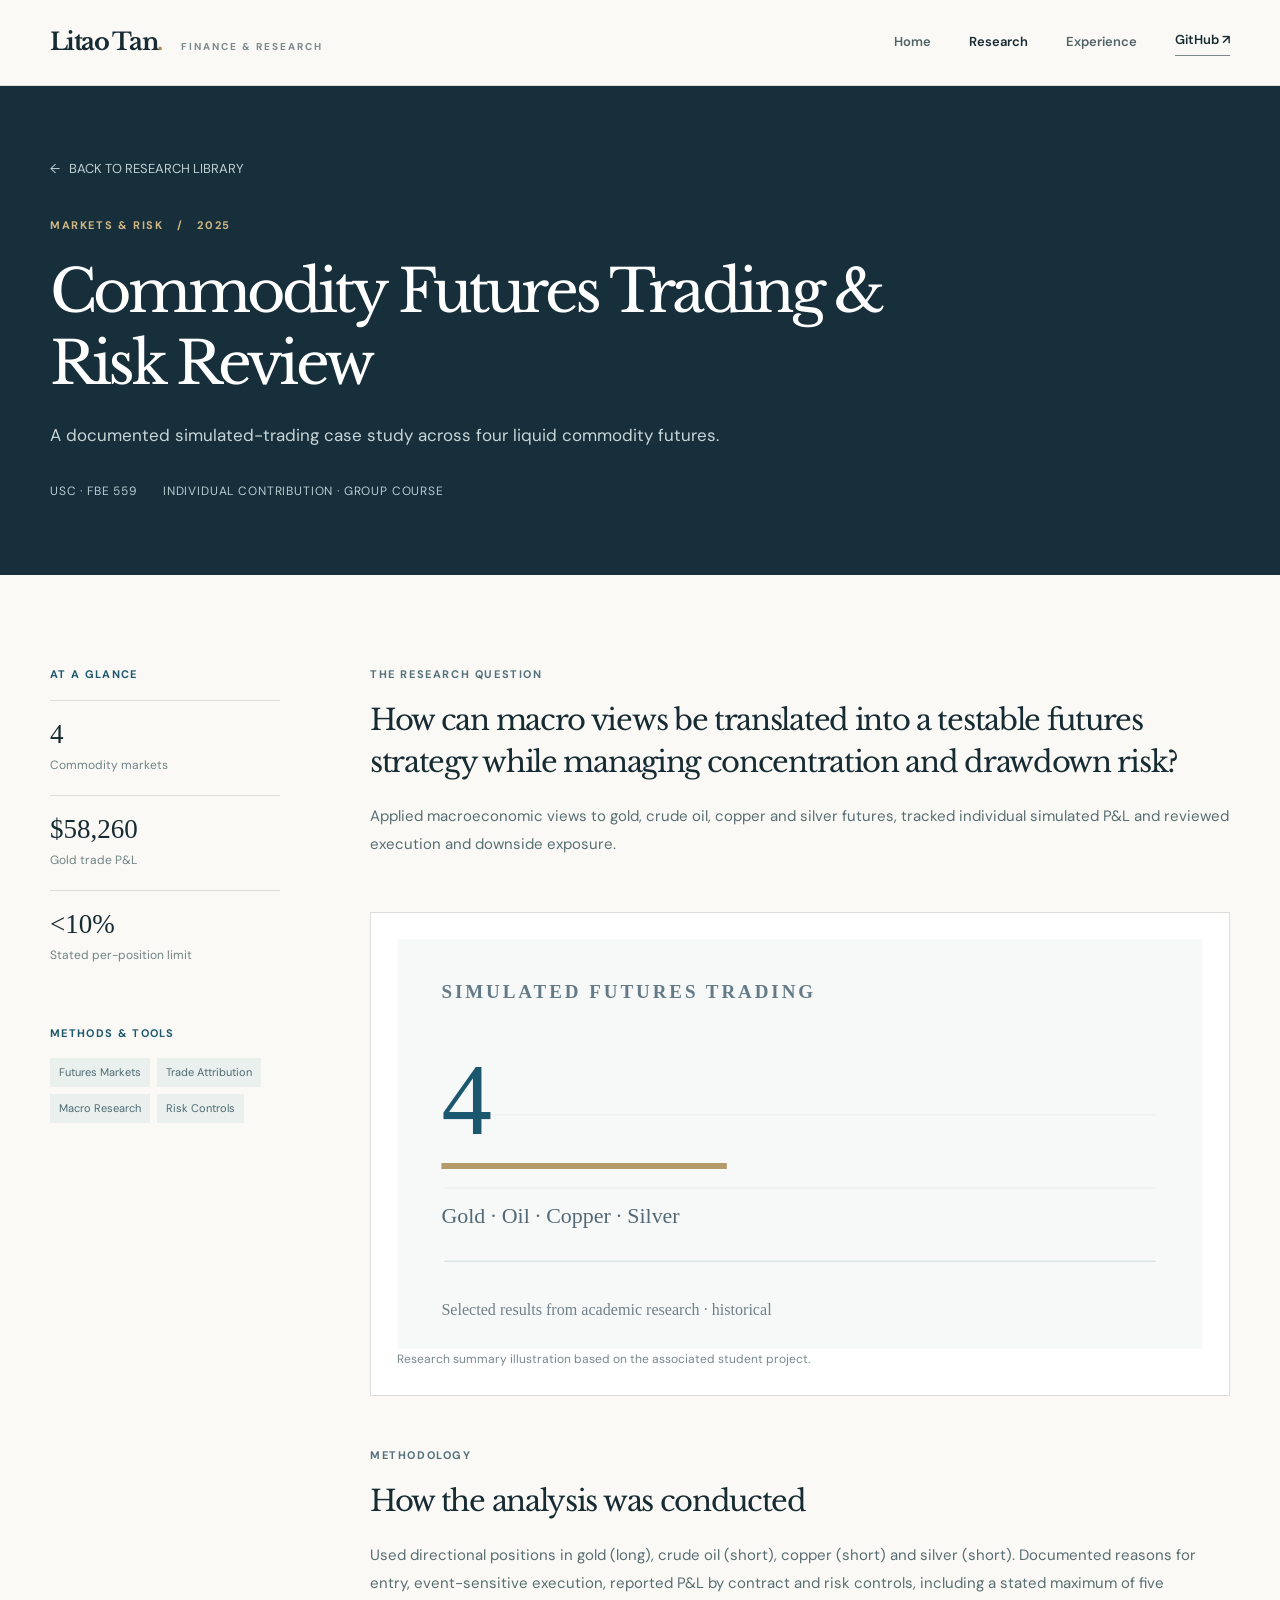
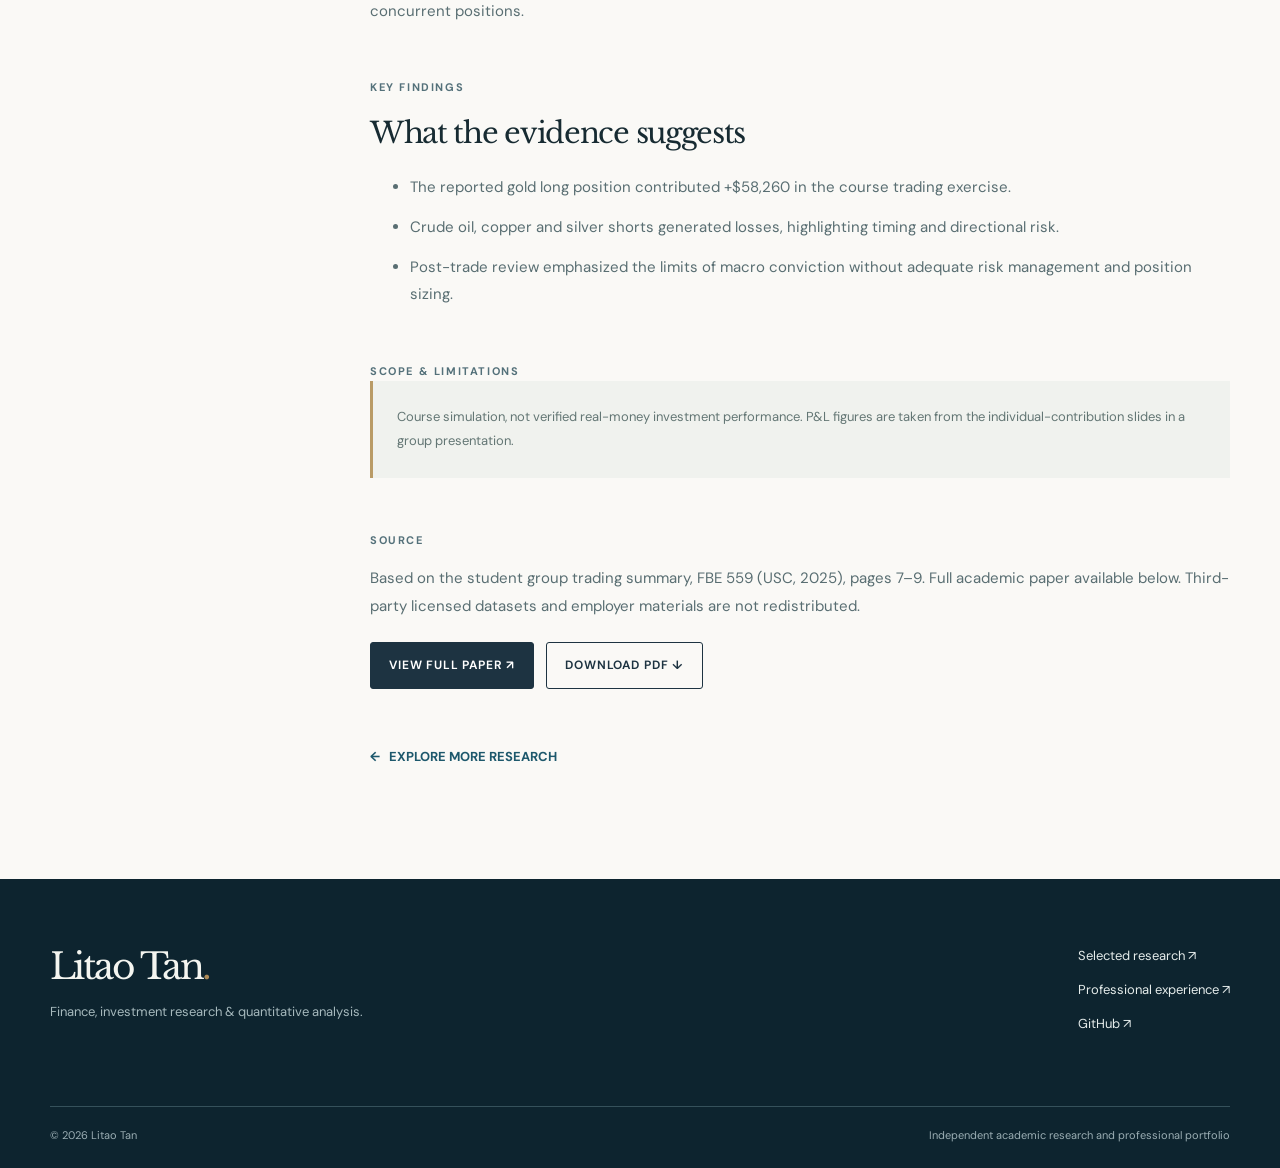
<file: projects/futures-trading.html>
<!DOCTYPE html>

<html lang="en"><head><meta charset="utf-8"/><meta content="width=device-width,initial-scale=1" name="viewport"/><meta content="#faf9f6" name="theme-color"/><meta content="Applied macroeconomic views to gold, crude oil, copper and silver futures, tracked individual simulated P&amp;L and reviewed execution and downside exposure." name="description"/><title>Commodity Futures Trading &amp; Risk Review | Litao Tan</title><link href="../assets/favicon.svg" rel="icon" type="image/svg+xml"/><link href="../assets/style.css" rel="stylesheet"/></head><body><header class="header"><div class="container nav">
<a aria-label="Litao Tan, home" class="brand" href="../index.html"><span class="brand-name">Litao Tan<span class="brand-period">.</span></span><span class="brand-detail">FINANCE &amp; RESEARCH</span></a>
<button aria-expanded="false" aria-label="Toggle navigation" class="hamburger" type="button">☰</button>
<nav aria-label="Main navigation" class="navlinks"><a href="../index.html">Home</a><a class="nav-active" href="../research.html">Research</a><a href="../career.html">Experience</a><a class="nav-outer" href="https://github.com/Litao-Tan" rel="noopener noreferrer" target="_blank">GitHub <span aria-hidden="true">↗</span></a></nav>
</div></header><main><section class="detailtop"><div class="container"><a class="backlink" href="../research.html">←   BACK TO RESEARCH LIBRARY</a><div class="eyebrow light">Markets &amp; Risk   /   2025</div><h1>Commodity Futures Trading &amp; Risk Review</h1><p class="intro">A documented simulated-trading case study across four liquid commodity futures.</p><div class="detailsub"><span>USC · FBE 559</span><span>Individual contribution · Group course</span></div></div></section><div class="container detailbody"><aside class="detailside"><div class="detailmetrics"><div class="sidelabel">AT A GLANCE</div><div class="metric"><strong>4</strong><span>Commodity markets</span></div><div class="metric"><strong>$58,260</strong><span>Gold trade P&amp;L</span></div><div class="metric"><strong>&lt;10%</strong><span>Stated per-position limit</span></div></div><div><div class="sidelabel">METHODS &amp; TOOLS</div><div class="smalltags"><span>Futures Markets</span><span>Trade Attribution</span><span>Macro Research</span><span>Risk Controls</span></div></div></aside><div><section class="detailsection"><div class="eyebrow">THE RESEARCH QUESTION</div><h2>How can macro views be translated into a testable futures strategy while managing concentration and drawdown risk?</h2><p>Applied macroeconomic views to gold, crude oil, copper and silver futures, tracked individual simulated P&amp;L and reviewed execution and downside exposure.</p></section><figure class="figure"><img alt="Supporting research figure for Commodity Futures Trading &amp; Risk Review" src="../assets/futures-trading.svg"/><figcaption class="figcap">Research summary illustration based on the associated student project.</figcaption></figure><section class="detailsection"><div class="eyebrow">METHODOLOGY</div><h2>How the analysis was conducted</h2><p>Used directional positions in gold (long), crude oil (short), copper (short) and silver (short). Documented reasons for entry, event-sensitive execution, reported P&amp;L by contract and risk controls, including a stated maximum of five concurrent positions.</p></section><section class="detailsection"><div class="eyebrow">KEY FINDINGS</div><h2>What the evidence suggests</h2><ul><li>The reported gold long position contributed +$58,260 in the course trading exercise.</li><li>Crude oil, copper and silver shorts generated losses, highlighting timing and directional risk.</li><li>Post-trade review emphasized the limits of macro conviction without adequate risk management and position sizing.</li></ul></section><section class="detailsection"><div class="eyebrow">SCOPE &amp; LIMITATIONS</div><div class="note-box">Course simulation, not verified real-money investment performance. P&amp;L figures are taken from the individual-contribution slides in a group presentation.</div></section><section class="detailsection"><div class="eyebrow">SOURCE</div><p class="disclaimer">Based on the student group trading summary, FBE 559 (USC, 2025), pages 7–9. Full academic paper available below. Third-party licensed datasets and employer materials are not redistributed.</p><div class="paper-actions"><a aria-label="VIEW FULL PAPER ↗" class="paper-button" href="../papers/futures-trading.pdf" rel="noopener noreferrer" target="_blank">VIEW FULL PAPER ↗</a><a aria-label="DOWNLOAD PDF ↓" class="paper-button paper-button-secondary" download="futures-trading.pdf" href="../papers/futures-trading.pdf">DOWNLOAD PDF ↓</a></div></section><a class="arrowlink" href="../research.html">←   EXPLORE MORE RESEARCH</a></div></div></main><footer class="footer"><div class="container footer-grid"><div><div class="footer-name">Litao Tan<span class="brand-period">.</span></div><p>Finance, investment research &amp; quantitative analysis.</p></div><div class="footer-right"><a href="../research.html">Selected research ↗</a><a href="../career.html">Professional experience ↗</a><a href="https://github.com/Litao-Tan" rel="noopener noreferrer" target="_blank">GitHub ↗</a></div></div><div class="container footer-base"><span>© 2026 Litao Tan</span><span>Independent academic research and professional portfolio</span></div></footer><script defer="" src="../assets/site.js"></script></body></html>
</file>
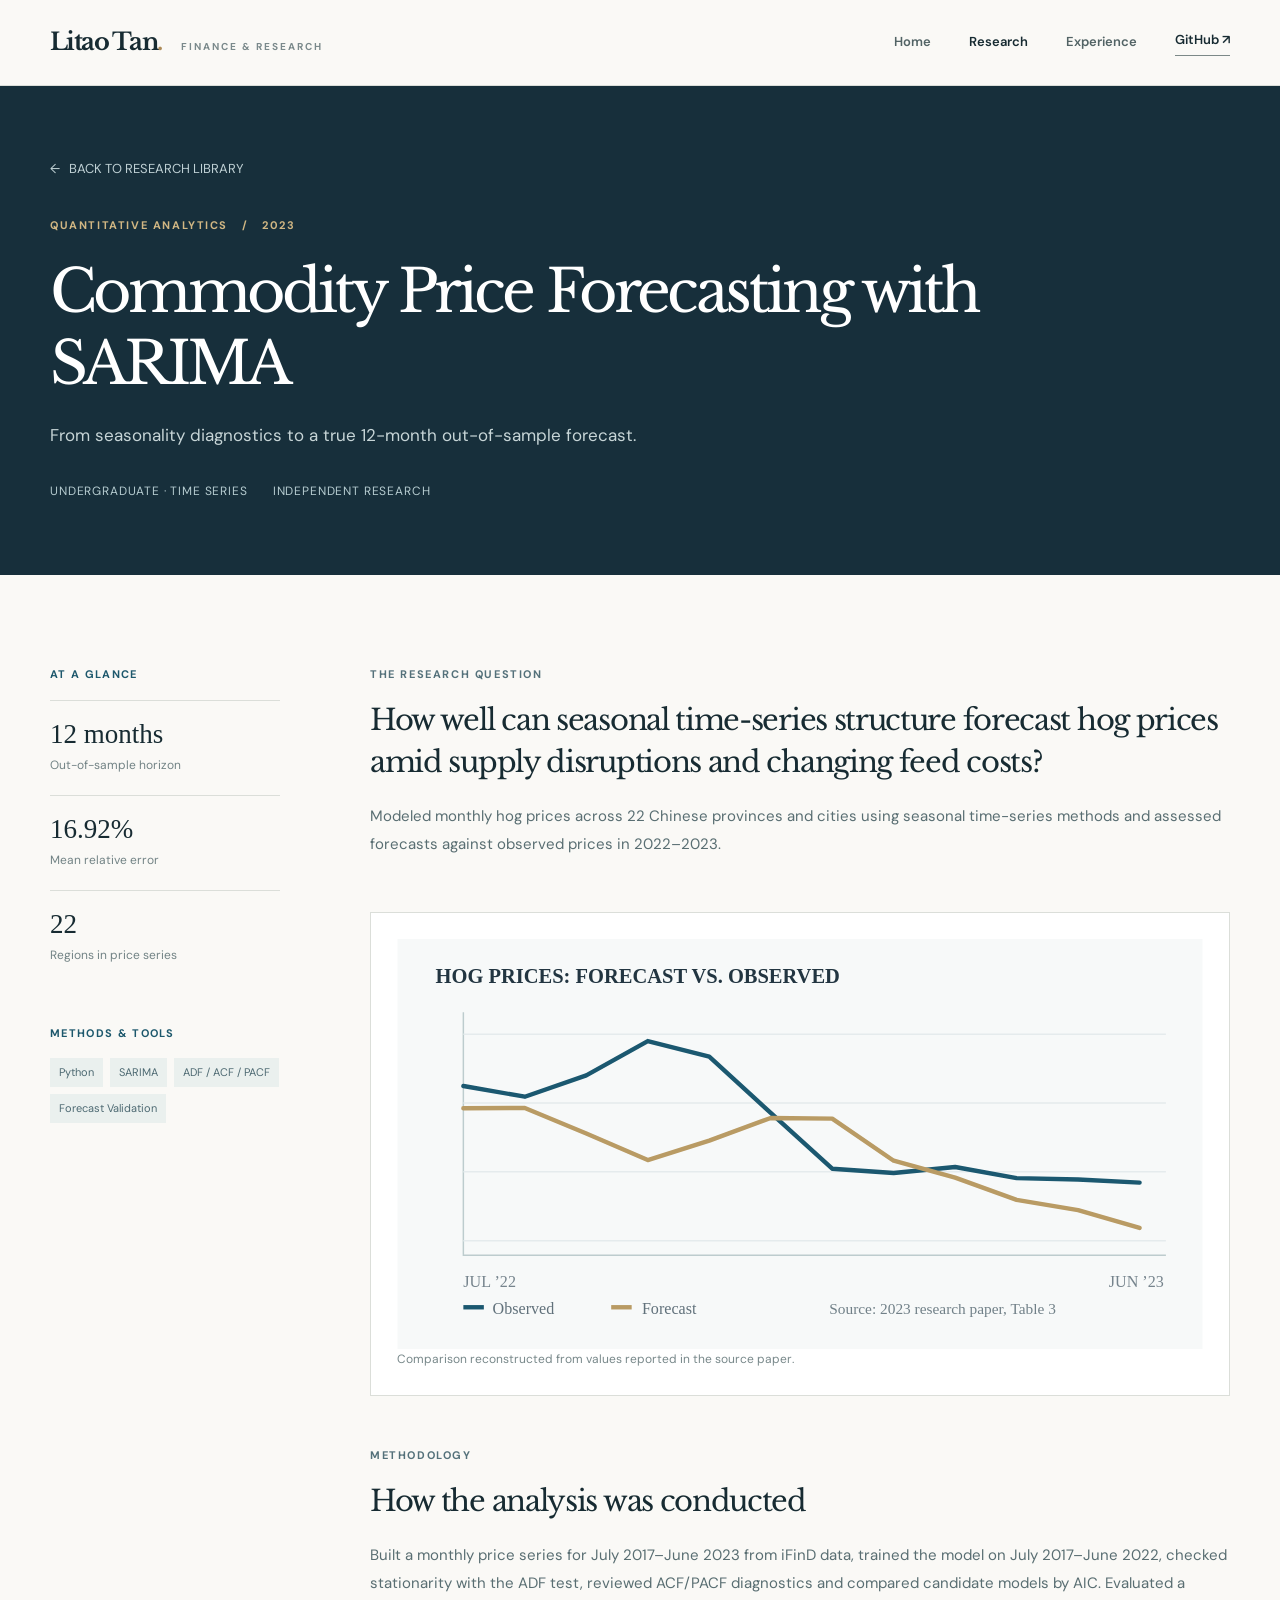
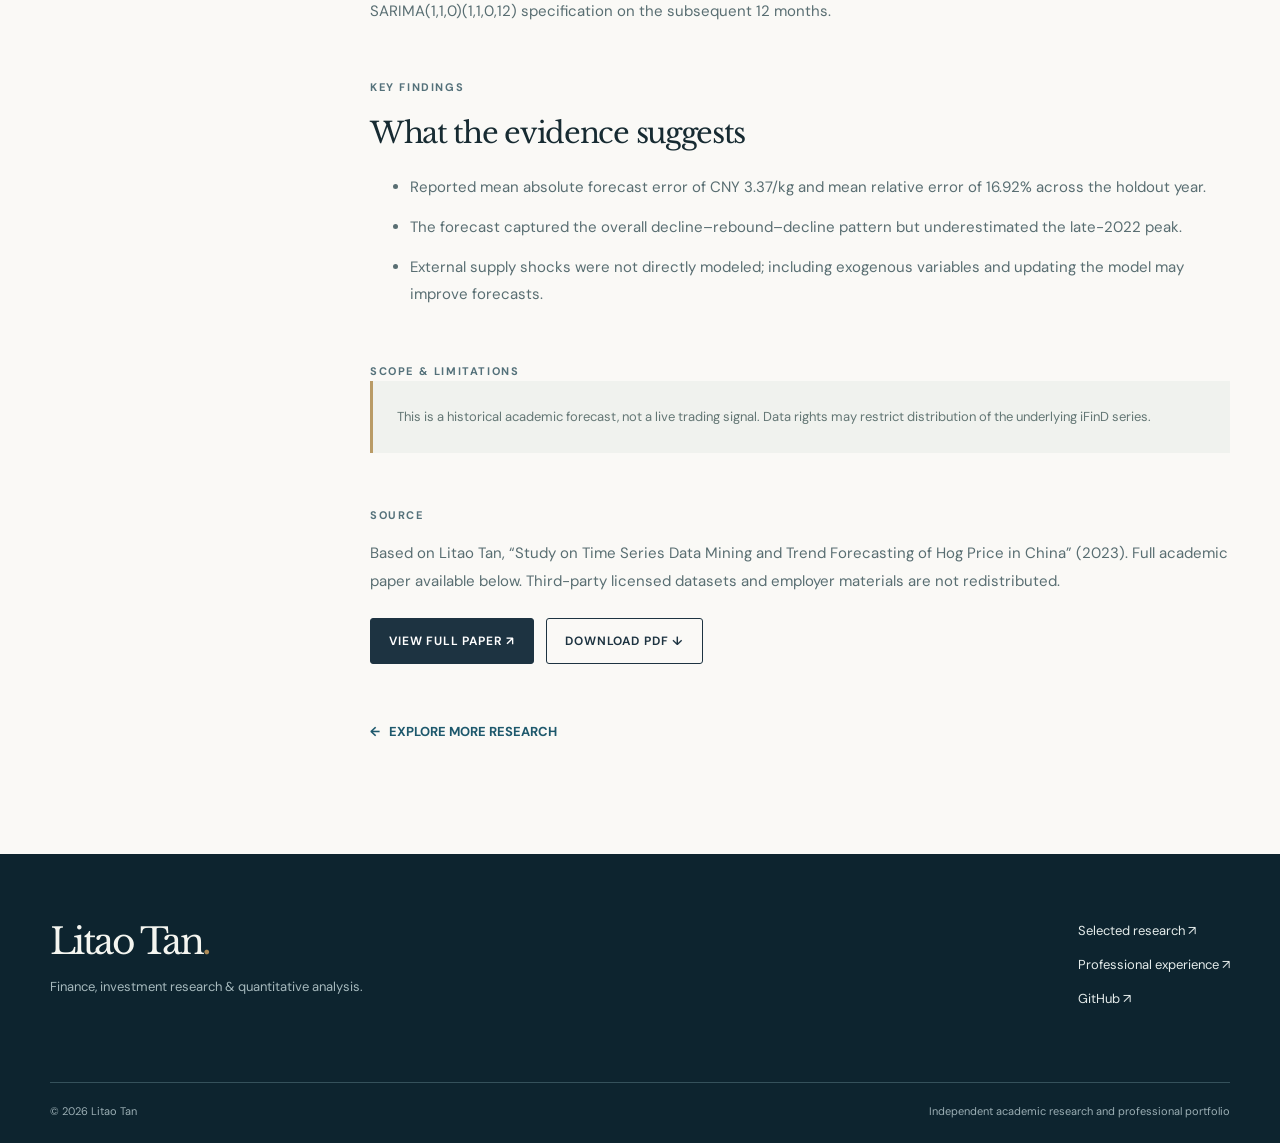
<file: projects/hog-price-forecasting.html>
<!DOCTYPE html>

<html lang="en"><head><meta charset="utf-8"/><meta content="width=device-width,initial-scale=1" name="viewport"/><meta content="#faf9f6" name="theme-color"/><meta content="Modeled monthly hog prices across 22 Chinese provinces and cities using seasonal time-series methods and assessed forecasts against observed prices in 2022–2023." name="description"/><title>Commodity Price Forecasting with SARIMA | Litao Tan</title><link href="../assets/favicon.svg" rel="icon" type="image/svg+xml"/><link href="../assets/style.css" rel="stylesheet"/></head><body><header class="header"><div class="container nav">
<a aria-label="Litao Tan, home" class="brand" href="../index.html"><span class="brand-name">Litao Tan<span class="brand-period">.</span></span><span class="brand-detail">FINANCE &amp; RESEARCH</span></a>
<button aria-expanded="false" aria-label="Toggle navigation" class="hamburger" type="button">☰</button>
<nav aria-label="Main navigation" class="navlinks"><a href="../index.html">Home</a><a class="nav-active" href="../research.html">Research</a><a href="../career.html">Experience</a><a class="nav-outer" href="https://github.com/Litao-Tan" rel="noopener noreferrer" target="_blank">GitHub <span aria-hidden="true">↗</span></a></nav>
</div></header><main><section class="detailtop"><div class="container"><a class="backlink" href="../research.html">←   BACK TO RESEARCH LIBRARY</a><div class="eyebrow light">Quantitative Analytics   /   2023</div><h1>Commodity Price Forecasting with SARIMA</h1><p class="intro">From seasonality diagnostics to a true 12-month out-of-sample forecast.</p><div class="detailsub"><span>Undergraduate · Time Series</span><span>Independent research</span></div></div></section><div class="container detailbody"><aside class="detailside"><div class="detailmetrics"><div class="sidelabel">AT A GLANCE</div><div class="metric"><strong>12 months</strong><span>Out-of-sample horizon</span></div><div class="metric"><strong>16.92%</strong><span>Mean relative error</span></div><div class="metric"><strong>22</strong><span>Regions in price series</span></div></div><div><div class="sidelabel">METHODS &amp; TOOLS</div><div class="smalltags"><span>Python</span><span>SARIMA</span><span>ADF / ACF / PACF</span><span>Forecast Validation</span></div></div></aside><div><section class="detailsection"><div class="eyebrow">THE RESEARCH QUESTION</div><h2>How well can seasonal time-series structure forecast hog prices amid supply disruptions and changing feed costs?</h2><p>Modeled monthly hog prices across 22 Chinese provinces and cities using seasonal time-series methods and assessed forecasts against observed prices in 2022–2023.</p></section><figure class="figure"><img alt="Supporting research figure for Commodity Price Forecasting with SARIMA" src="../assets/hog-price-forecasting.svg"/><figcaption class="figcap">Comparison reconstructed from values reported in the source paper.</figcaption></figure><section class="detailsection"><div class="eyebrow">METHODOLOGY</div><h2>How the analysis was conducted</h2><p>Built a monthly price series for July 2017–June 2023 from iFinD data, trained the model on July 2017–June 2022, checked stationarity with the ADF test, reviewed ACF/PACF diagnostics and compared candidate models by AIC. Evaluated a SARIMA(1,1,0)(1,1,0,12) specification on the subsequent 12 months.</p></section><section class="detailsection"><div class="eyebrow">KEY FINDINGS</div><h2>What the evidence suggests</h2><ul><li>Reported mean absolute forecast error of CNY 3.37/kg and mean relative error of 16.92% across the holdout year.</li><li>The forecast captured the overall decline–rebound–decline pattern but underestimated the late-2022 peak.</li><li>External supply shocks were not directly modeled; including exogenous variables and updating the model may improve forecasts.</li></ul></section><section class="detailsection"><div class="eyebrow">SCOPE &amp; LIMITATIONS</div><div class="note-box">This is a historical academic forecast, not a live trading signal. Data rights may restrict distribution of the underlying iFinD series.</div></section><section class="detailsection"><div class="eyebrow">SOURCE</div><p class="disclaimer">Based on Litao Tan, “Study on Time Series Data Mining and Trend Forecasting of Hog Price in China” (2023). Full academic paper available below. Third-party licensed datasets and employer materials are not redistributed.</p><div class="paper-actions"><a aria-label="VIEW FULL PAPER ↗" class="paper-button" href="../papers/hog-price-forecasting.pdf" rel="noopener noreferrer" target="_blank">VIEW FULL PAPER ↗</a><a aria-label="DOWNLOAD PDF ↓" class="paper-button paper-button-secondary" download="hog-price-forecasting.pdf" href="../papers/hog-price-forecasting.pdf">DOWNLOAD PDF ↓</a></div></section><a class="arrowlink" href="../research.html">←   EXPLORE MORE RESEARCH</a></div></div></main><footer class="footer"><div class="container footer-grid"><div><div class="footer-name">Litao Tan<span class="brand-period">.</span></div><p>Finance, investment research &amp; quantitative analysis.</p></div><div class="footer-right"><a href="../research.html">Selected research ↗</a><a href="../career.html">Professional experience ↗</a><a href="https://github.com/Litao-Tan" rel="noopener noreferrer" target="_blank">GitHub ↗</a></div></div><div class="container footer-base"><span>© 2026 Litao Tan</span><span>Independent academic research and professional portfolio</span></div></footer><script defer="" src="../assets/site.js"></script></body></html>
</file>
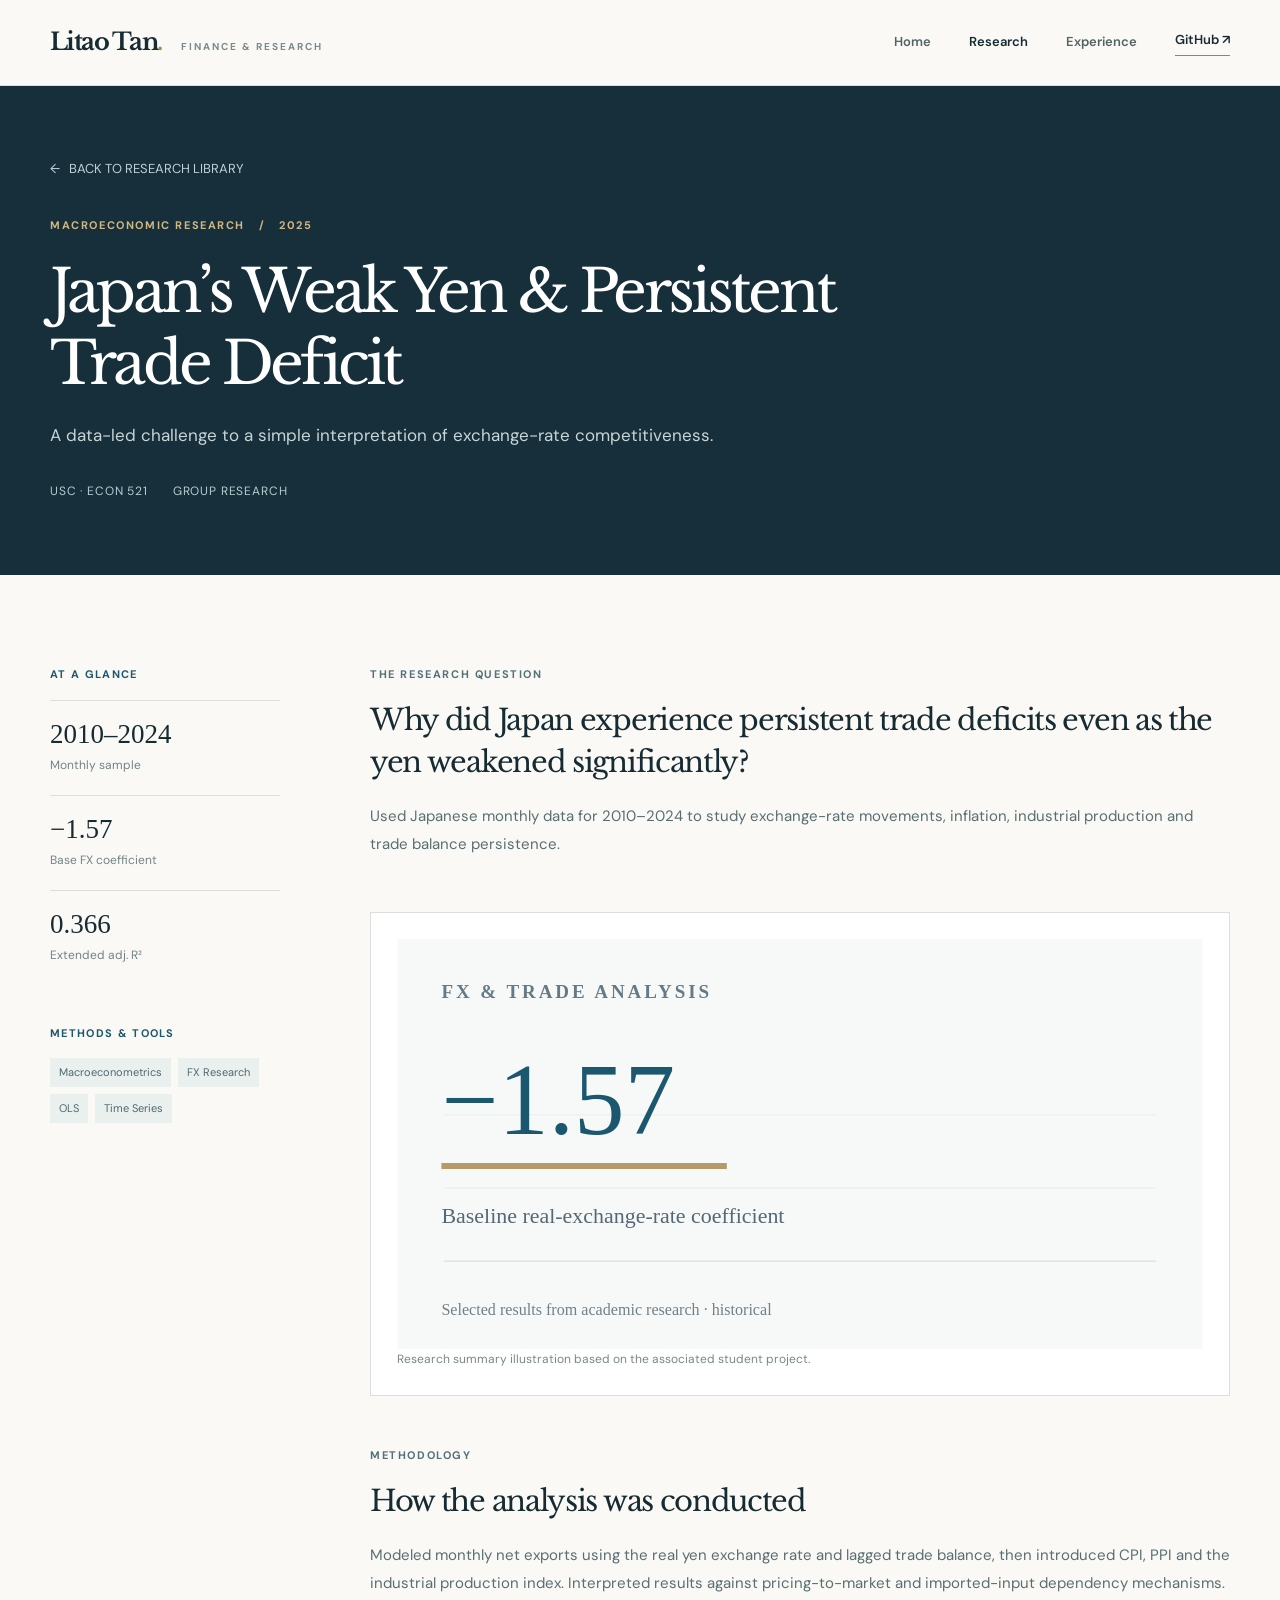
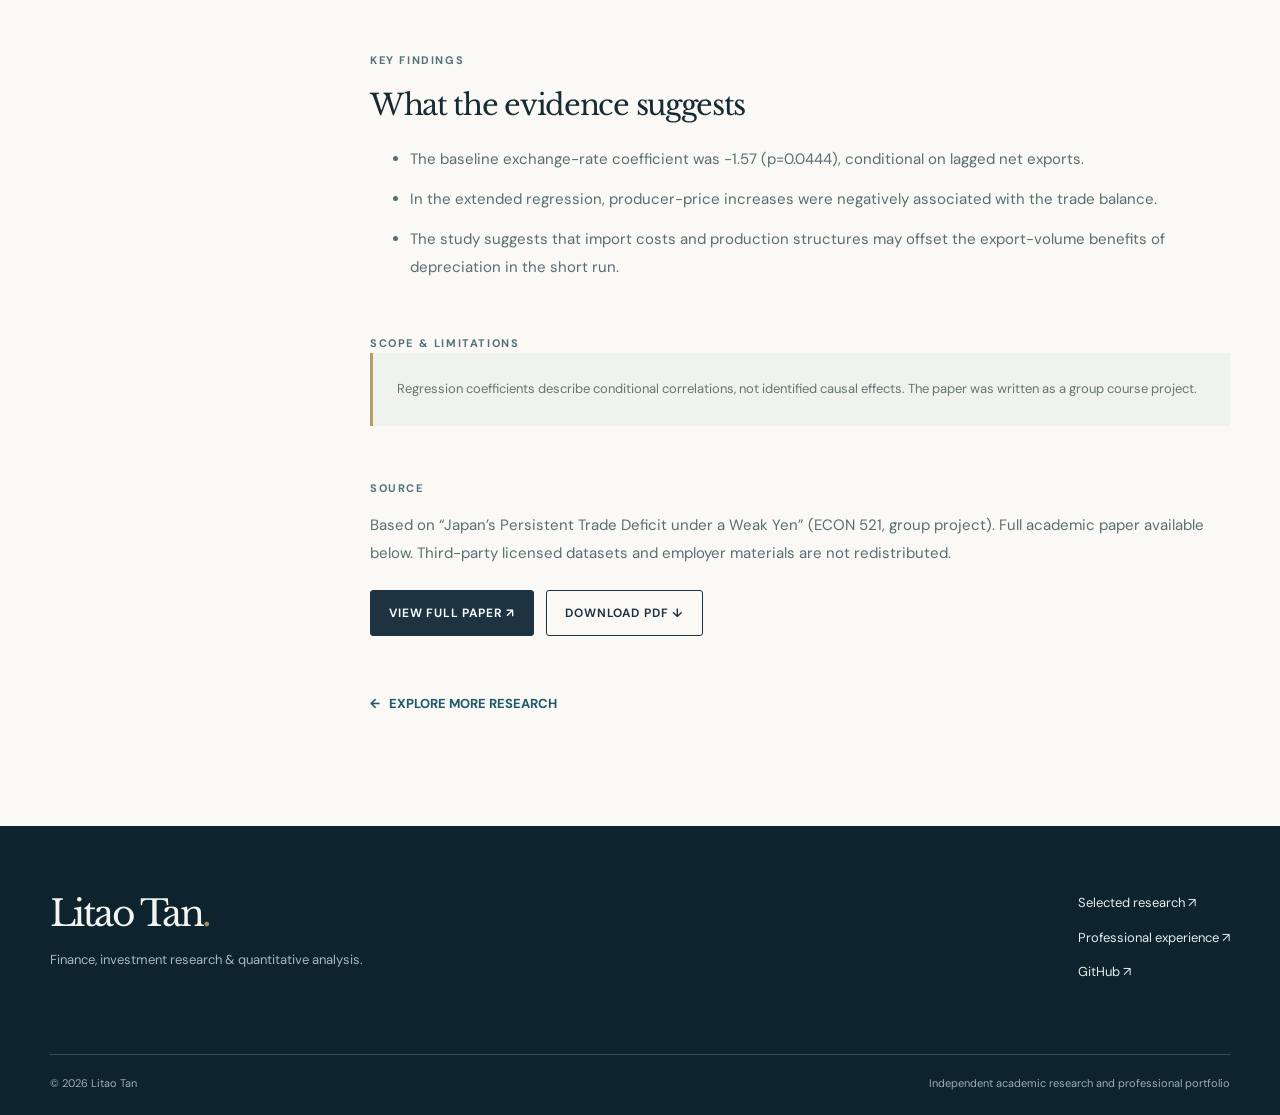
<file: projects/japan-trade.html>
<!DOCTYPE html>

<html lang="en"><head><meta charset="utf-8"/><meta content="width=device-width,initial-scale=1" name="viewport"/><meta content="#faf9f6" name="theme-color"/><meta content="Used Japanese monthly data for 2010–2024 to study exchange-rate movements, inflation, industrial production and trade balance persistence." name="description"/><title>Japan’s Weak Yen &amp; Persistent Trade Deficit | Litao Tan</title><link href="../assets/favicon.svg" rel="icon" type="image/svg+xml"/><link href="../assets/style.css" rel="stylesheet"/></head><body><header class="header"><div class="container nav">
<a aria-label="Litao Tan, home" class="brand" href="../index.html"><span class="brand-name">Litao Tan<span class="brand-period">.</span></span><span class="brand-detail">FINANCE &amp; RESEARCH</span></a>
<button aria-expanded="false" aria-label="Toggle navigation" class="hamburger" type="button">☰</button>
<nav aria-label="Main navigation" class="navlinks"><a href="../index.html">Home</a><a class="nav-active" href="../research.html">Research</a><a href="../career.html">Experience</a><a class="nav-outer" href="https://github.com/Litao-Tan" rel="noopener noreferrer" target="_blank">GitHub <span aria-hidden="true">↗</span></a></nav>
</div></header><main><section class="detailtop"><div class="container"><a class="backlink" href="../research.html">←   BACK TO RESEARCH LIBRARY</a><div class="eyebrow light">Macroeconomic Research   /   2025</div><h1>Japan’s Weak Yen &amp; Persistent Trade Deficit</h1><p class="intro">A data-led challenge to a simple interpretation of exchange-rate competitiveness.</p><div class="detailsub"><span>USC · ECON 521</span><span>Group research</span></div></div></section><div class="container detailbody"><aside class="detailside"><div class="detailmetrics"><div class="sidelabel">AT A GLANCE</div><div class="metric"><strong>2010–2024</strong><span>Monthly sample</span></div><div class="metric"><strong>−1.57</strong><span>Base FX coefficient</span></div><div class="metric"><strong>0.366</strong><span>Extended adj. R²</span></div></div><div><div class="sidelabel">METHODS &amp; TOOLS</div><div class="smalltags"><span>Macroeconometrics</span><span>FX Research</span><span>OLS</span><span>Time Series</span></div></div></aside><div><section class="detailsection"><div class="eyebrow">THE RESEARCH QUESTION</div><h2>Why did Japan experience persistent trade deficits even as the yen weakened significantly?</h2><p>Used Japanese monthly data for 2010–2024 to study exchange-rate movements, inflation, industrial production and trade balance persistence.</p></section><figure class="figure"><img alt="Supporting research figure for Japan’s Weak Yen &amp; Persistent Trade Deficit" src="../assets/japan-trade.svg"/><figcaption class="figcap">Research summary illustration based on the associated student project.</figcaption></figure><section class="detailsection"><div class="eyebrow">METHODOLOGY</div><h2>How the analysis was conducted</h2><p>Modeled monthly net exports using the real yen exchange rate and lagged trade balance, then introduced CPI, PPI and the industrial production index. Interpreted results against pricing-to-market and imported-input dependency mechanisms.</p></section><section class="detailsection"><div class="eyebrow">KEY FINDINGS</div><h2>What the evidence suggests</h2><ul><li>The baseline exchange-rate coefficient was −1.57 (p=0.0444), conditional on lagged net exports.</li><li>In the extended regression, producer-price increases were negatively associated with the trade balance.</li><li>The study suggests that import costs and production structures may offset the export-volume benefits of depreciation in the short run.</li></ul></section><section class="detailsection"><div class="eyebrow">SCOPE &amp; LIMITATIONS</div><div class="note-box">Regression coefficients describe conditional correlations, not identified causal effects. The paper was written as a group course project.</div></section><section class="detailsection"><div class="eyebrow">SOURCE</div><p class="disclaimer">Based on “Japan’s Persistent Trade Deficit under a Weak Yen” (ECON 521, group project). Full academic paper available below. Third-party licensed datasets and employer materials are not redistributed.</p><div class="paper-actions"><a aria-label="VIEW FULL PAPER ↗" class="paper-button" href="../papers/japan-trade.pdf" rel="noopener noreferrer" target="_blank">VIEW FULL PAPER ↗</a><a aria-label="DOWNLOAD PDF ↓" class="paper-button paper-button-secondary" download="japan-trade.pdf" href="../papers/japan-trade.pdf">DOWNLOAD PDF ↓</a></div></section><a class="arrowlink" href="../research.html">←   EXPLORE MORE RESEARCH</a></div></div></main><footer class="footer"><div class="container footer-grid"><div><div class="footer-name">Litao Tan<span class="brand-period">.</span></div><p>Finance, investment research &amp; quantitative analysis.</p></div><div class="footer-right"><a href="../research.html">Selected research ↗</a><a href="../career.html">Professional experience ↗</a><a href="https://github.com/Litao-Tan" rel="noopener noreferrer" target="_blank">GitHub ↗</a></div></div><div class="container footer-base"><span>© 2026 Litao Tan</span><span>Independent academic research and professional portfolio</span></div></footer><script defer="" src="../assets/site.js"></script></body></html>
</file>
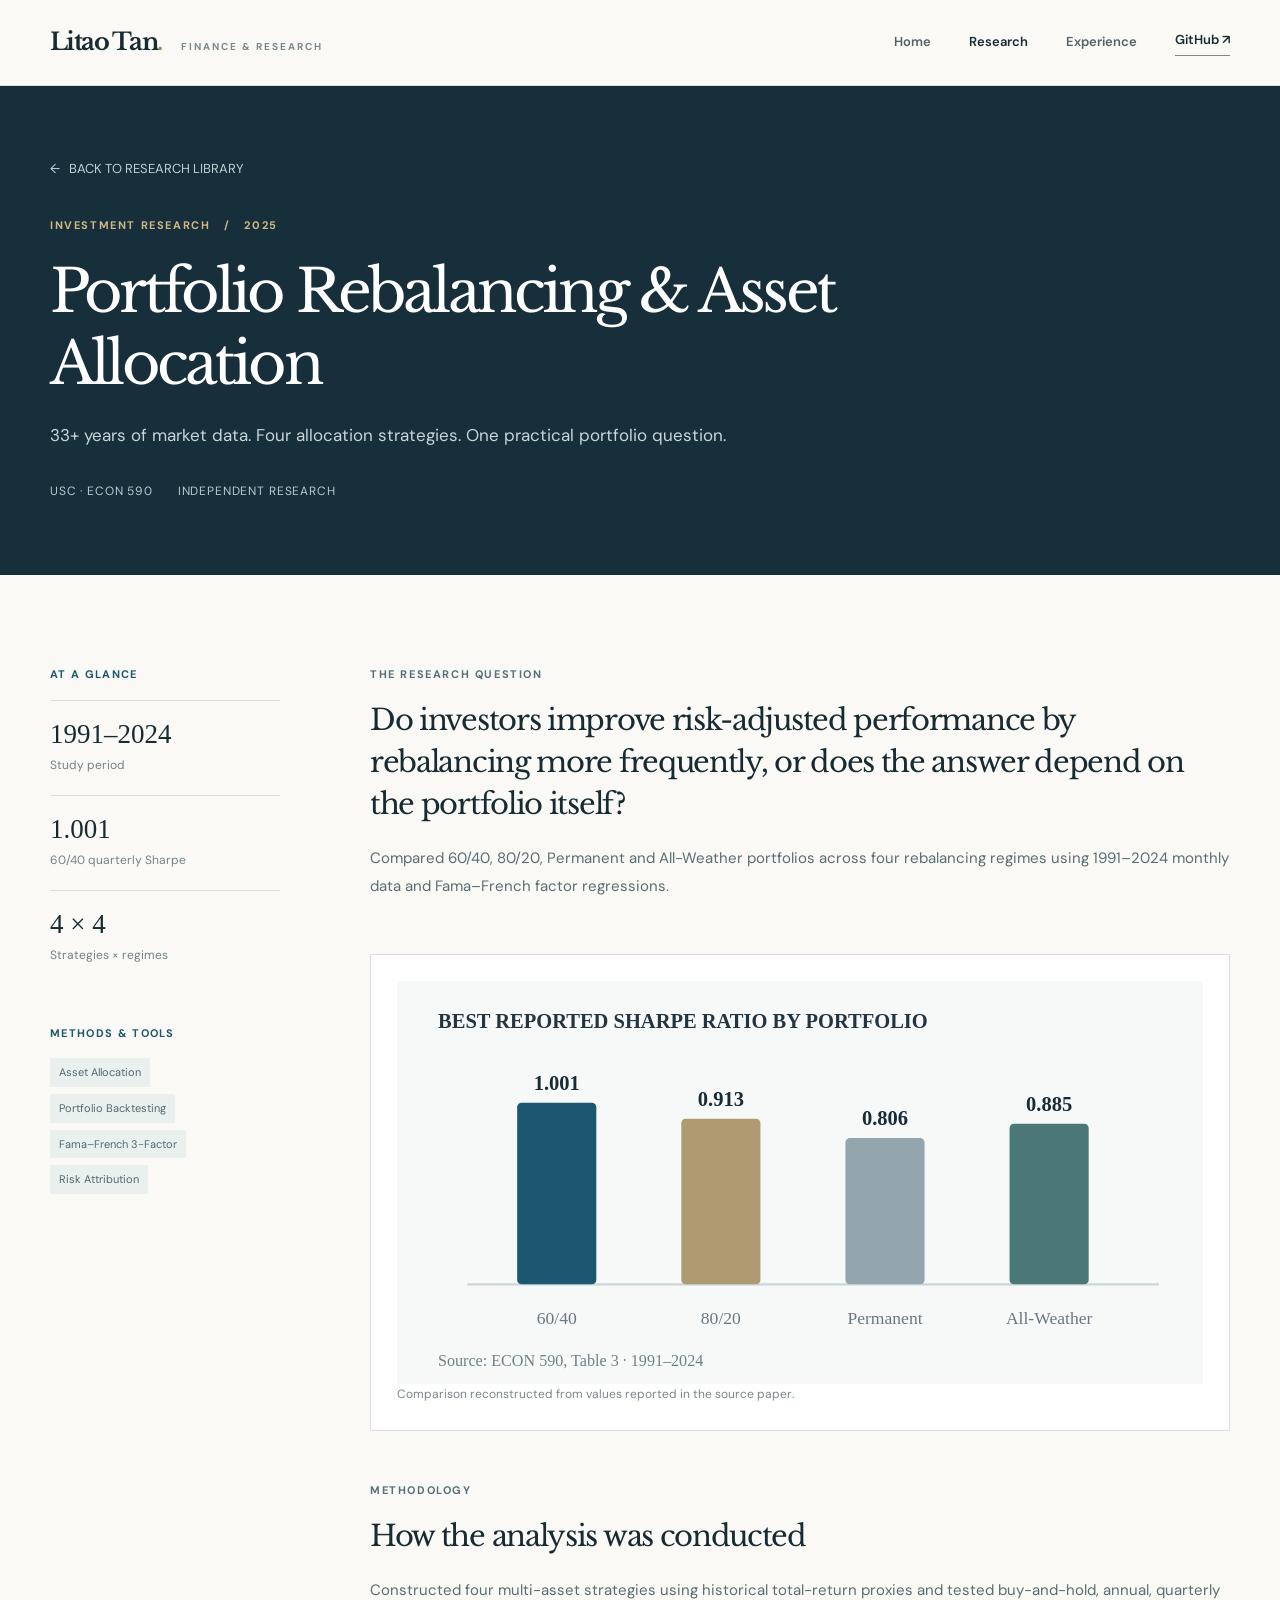
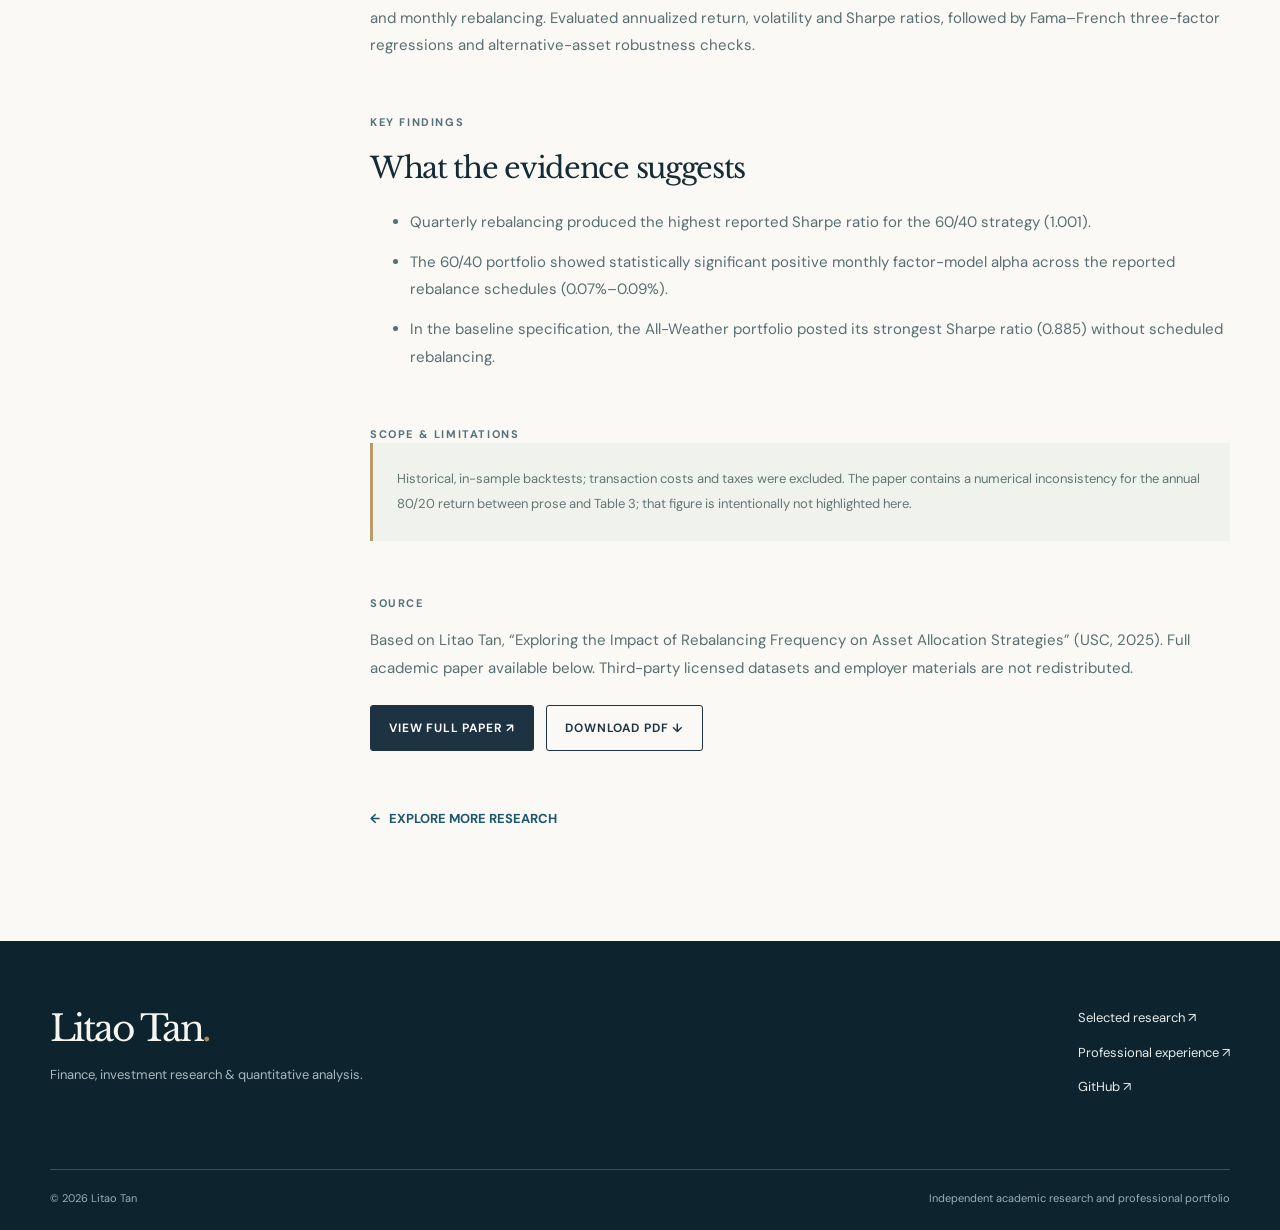
<file: projects/portfolio-rebalancing.html>
<!DOCTYPE html>

<html lang="en"><head><meta charset="utf-8"/><meta content="width=device-width,initial-scale=1" name="viewport"/><meta content="#faf9f6" name="theme-color"/><meta content="Compared 60/40, 80/20, Permanent and All-Weather portfolios across four rebalancing regimes using 1991–2024 monthly data and Fama–French factor regressions." name="description"/><title>Portfolio Rebalancing &amp; Asset Allocation | Litao Tan</title><link href="../assets/favicon.svg" rel="icon" type="image/svg+xml"/><link href="../assets/style.css" rel="stylesheet"/></head><body><header class="header"><div class="container nav">
<a aria-label="Litao Tan, home" class="brand" href="../index.html"><span class="brand-name">Litao Tan<span class="brand-period">.</span></span><span class="brand-detail">FINANCE &amp; RESEARCH</span></a>
<button aria-expanded="false" aria-label="Toggle navigation" class="hamburger" type="button">☰</button>
<nav aria-label="Main navigation" class="navlinks"><a href="../index.html">Home</a><a class="nav-active" href="../research.html">Research</a><a href="../career.html">Experience</a><a class="nav-outer" href="https://github.com/Litao-Tan" rel="noopener noreferrer" target="_blank">GitHub <span aria-hidden="true">↗</span></a></nav>
</div></header><main><section class="detailtop"><div class="container"><a class="backlink" href="../research.html">←   BACK TO RESEARCH LIBRARY</a><div class="eyebrow light">Investment Research   /   2025</div><h1>Portfolio Rebalancing &amp; Asset Allocation</h1><p class="intro">33+ years of market data. Four allocation strategies. One practical portfolio question.</p><div class="detailsub"><span>USC · ECON 590</span><span>Independent research</span></div></div></section><div class="container detailbody"><aside class="detailside"><div class="detailmetrics"><div class="sidelabel">AT A GLANCE</div><div class="metric"><strong>1991–2024</strong><span>Study period</span></div><div class="metric"><strong>1.001</strong><span>60/40 quarterly Sharpe</span></div><div class="metric"><strong>4 × 4</strong><span>Strategies × regimes</span></div></div><div><div class="sidelabel">METHODS &amp; TOOLS</div><div class="smalltags"><span>Asset Allocation</span><span>Portfolio Backtesting</span><span>Fama–French 3-Factor</span><span>Risk Attribution</span></div></div></aside><div><section class="detailsection"><div class="eyebrow">THE RESEARCH QUESTION</div><h2>Do investors improve risk-adjusted performance by rebalancing more frequently, or does the answer depend on the portfolio itself?</h2><p>Compared 60/40, 80/20, Permanent and All-Weather portfolios across four rebalancing regimes using 1991–2024 monthly data and Fama–French factor regressions.</p></section><figure class="figure"><img alt="Supporting research figure for Portfolio Rebalancing &amp; Asset Allocation" src="../assets/portfolio-rebalancing.svg"/><figcaption class="figcap">Comparison reconstructed from values reported in the source paper.</figcaption></figure><section class="detailsection"><div class="eyebrow">METHODOLOGY</div><h2>How the analysis was conducted</h2><p>Constructed four multi-asset strategies using historical total-return proxies and tested buy-and-hold, annual, quarterly and monthly rebalancing. Evaluated annualized return, volatility and Sharpe ratios, followed by Fama–French three-factor regressions and alternative-asset robustness checks.</p></section><section class="detailsection"><div class="eyebrow">KEY FINDINGS</div><h2>What the evidence suggests</h2><ul><li>Quarterly rebalancing produced the highest reported Sharpe ratio for the 60/40 strategy (1.001).</li><li>The 60/40 portfolio showed statistically significant positive monthly factor-model alpha across the reported rebalance schedules (0.07%–0.09%).</li><li>In the baseline specification, the All-Weather portfolio posted its strongest Sharpe ratio (0.885) without scheduled rebalancing.</li></ul></section><section class="detailsection"><div class="eyebrow">SCOPE &amp; LIMITATIONS</div><div class="note-box">Historical, in-sample backtests; transaction costs and taxes were excluded. The paper contains a numerical inconsistency for the annual 80/20 return between prose and Table 3; that figure is intentionally not highlighted here.</div></section><section class="detailsection"><div class="eyebrow">SOURCE</div><p class="disclaimer">Based on Litao Tan, “Exploring the Impact of Rebalancing Frequency on Asset Allocation Strategies” (USC, 2025). Full academic paper available below. Third-party licensed datasets and employer materials are not redistributed.</p><div class="paper-actions"><a aria-label="VIEW FULL PAPER ↗" class="paper-button" href="../papers/portfolio-rebalancing.pdf" rel="noopener noreferrer" target="_blank">VIEW FULL PAPER ↗</a><a aria-label="DOWNLOAD PDF ↓" class="paper-button paper-button-secondary" download="portfolio-rebalancing.pdf" href="../papers/portfolio-rebalancing.pdf">DOWNLOAD PDF ↓</a></div></section><a class="arrowlink" href="../research.html">←   EXPLORE MORE RESEARCH</a></div></div></main><footer class="footer"><div class="container footer-grid"><div><div class="footer-name">Litao Tan<span class="brand-period">.</span></div><p>Finance, investment research &amp; quantitative analysis.</p></div><div class="footer-right"><a href="../research.html">Selected research ↗</a><a href="../career.html">Professional experience ↗</a><a href="https://github.com/Litao-Tan" rel="noopener noreferrer" target="_blank">GitHub ↗</a></div></div><div class="container footer-base"><span>© 2026 Litao Tan</span><span>Independent academic research and professional portfolio</span></div></footer><script defer="" src="../assets/site.js"></script></body></html>
</file>
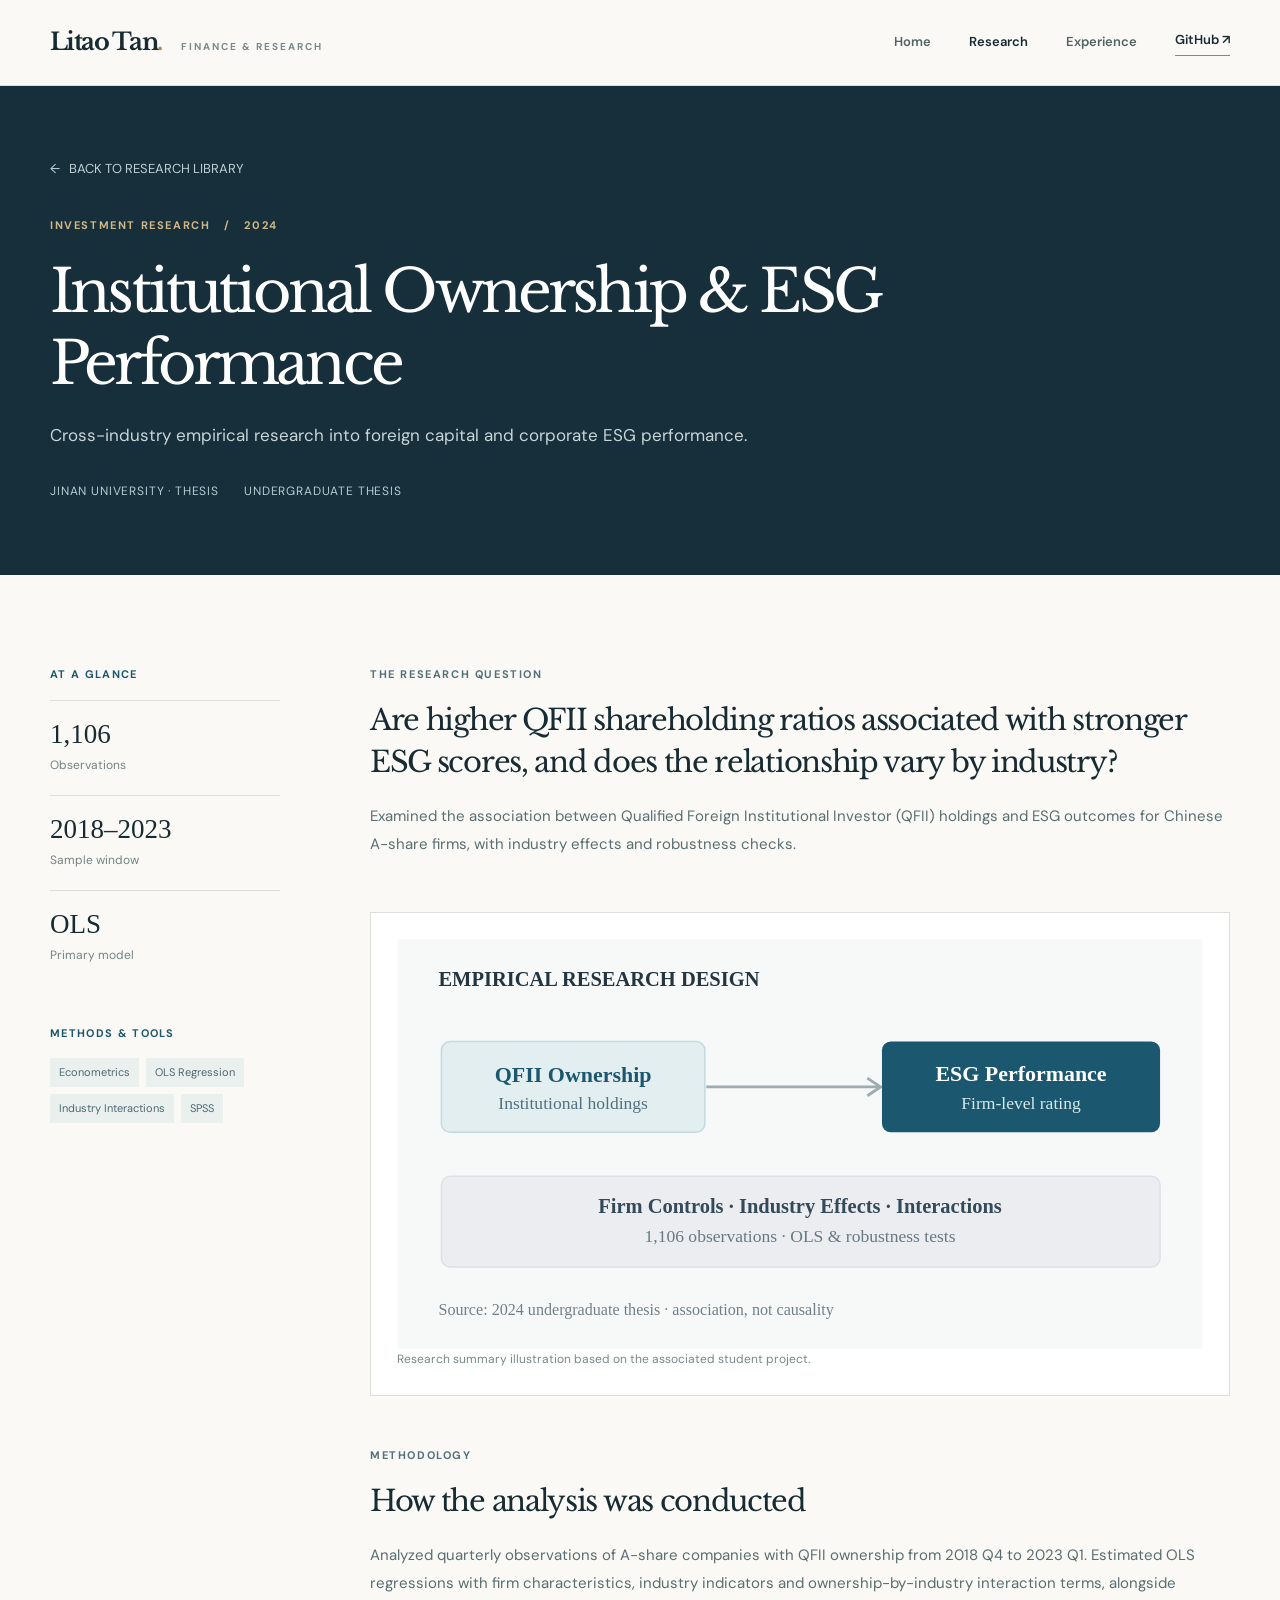
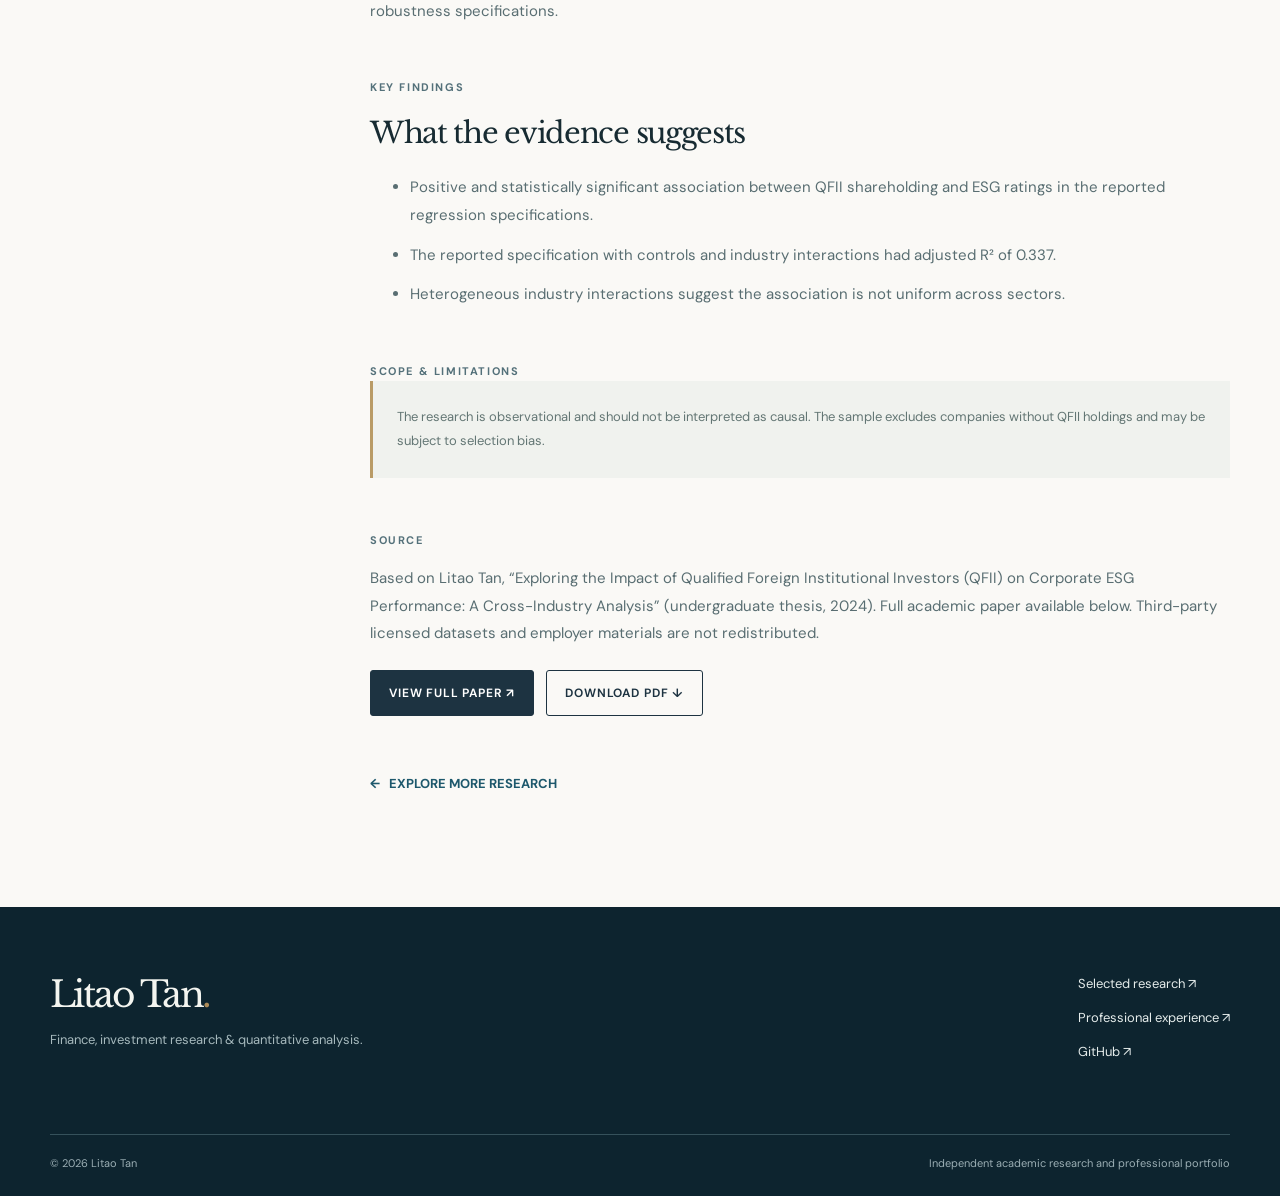
<file: projects/qfii-esg.html>
<!DOCTYPE html>

<html lang="en"><head><meta charset="utf-8"/><meta content="width=device-width,initial-scale=1" name="viewport"/><meta content="#faf9f6" name="theme-color"/><meta content="Examined the association between Qualified Foreign Institutional Investor (QFII) holdings and ESG outcomes for Chinese A-share firms, with industry effects and robustness checks." name="description"/><title>Institutional Ownership &amp; ESG Performance | Litao Tan</title><link href="../assets/favicon.svg" rel="icon" type="image/svg+xml"/><link href="../assets/style.css" rel="stylesheet"/></head><body><header class="header"><div class="container nav">
<a aria-label="Litao Tan, home" class="brand" href="../index.html"><span class="brand-name">Litao Tan<span class="brand-period">.</span></span><span class="brand-detail">FINANCE &amp; RESEARCH</span></a>
<button aria-expanded="false" aria-label="Toggle navigation" class="hamburger" type="button">☰</button>
<nav aria-label="Main navigation" class="navlinks"><a href="../index.html">Home</a><a class="nav-active" href="../research.html">Research</a><a href="../career.html">Experience</a><a class="nav-outer" href="https://github.com/Litao-Tan" rel="noopener noreferrer" target="_blank">GitHub <span aria-hidden="true">↗</span></a></nav>
</div></header><main><section class="detailtop"><div class="container"><a class="backlink" href="../research.html">←   BACK TO RESEARCH LIBRARY</a><div class="eyebrow light">Investment Research   /   2024</div><h1>Institutional Ownership &amp; ESG Performance</h1><p class="intro">Cross-industry empirical research into foreign capital and corporate ESG performance.</p><div class="detailsub"><span>Jinan University · Thesis</span><span>Undergraduate thesis</span></div></div></section><div class="container detailbody"><aside class="detailside"><div class="detailmetrics"><div class="sidelabel">AT A GLANCE</div><div class="metric"><strong>1,106</strong><span>Observations</span></div><div class="metric"><strong>2018–2023</strong><span>Sample window</span></div><div class="metric"><strong>OLS</strong><span>Primary model</span></div></div><div><div class="sidelabel">METHODS &amp; TOOLS</div><div class="smalltags"><span>Econometrics</span><span>OLS Regression</span><span>Industry Interactions</span><span>SPSS</span></div></div></aside><div><section class="detailsection"><div class="eyebrow">THE RESEARCH QUESTION</div><h2>Are higher QFII shareholding ratios associated with stronger ESG scores, and does the relationship vary by industry?</h2><p>Examined the association between Qualified Foreign Institutional Investor (QFII) holdings and ESG outcomes for Chinese A-share firms, with industry effects and robustness checks.</p></section><figure class="figure"><img alt="Supporting research figure for Institutional Ownership &amp; ESG Performance" src="../assets/qfii-esg.svg"/><figcaption class="figcap">Research summary illustration based on the associated student project.</figcaption></figure><section class="detailsection"><div class="eyebrow">METHODOLOGY</div><h2>How the analysis was conducted</h2><p>Analyzed quarterly observations of A-share companies with QFII ownership from 2018 Q4 to 2023 Q1. Estimated OLS regressions with firm characteristics, industry indicators and ownership-by-industry interaction terms, alongside robustness specifications.</p></section><section class="detailsection"><div class="eyebrow">KEY FINDINGS</div><h2>What the evidence suggests</h2><ul><li>Positive and statistically significant association between QFII shareholding and ESG ratings in the reported regression specifications.</li><li>The reported specification with controls and industry interactions had adjusted R² of 0.337.</li><li>Heterogeneous industry interactions suggest the association is not uniform across sectors.</li></ul></section><section class="detailsection"><div class="eyebrow">SCOPE &amp; LIMITATIONS</div><div class="note-box">The research is observational and should not be interpreted as causal. The sample excludes companies without QFII holdings and may be subject to selection bias.</div></section><section class="detailsection"><div class="eyebrow">SOURCE</div><p class="disclaimer">Based on Litao Tan, “Exploring the Impact of Qualified Foreign Institutional Investors (QFII) on Corporate ESG Performance: A Cross-Industry Analysis” (undergraduate thesis, 2024). Full academic paper available below. Third-party licensed datasets and employer materials are not redistributed.</p><div class="paper-actions"><a aria-label="VIEW FULL PAPER ↗" class="paper-button" href="../papers/qfii-esg.pdf" rel="noopener noreferrer" target="_blank">VIEW FULL PAPER ↗</a><a aria-label="DOWNLOAD PDF ↓" class="paper-button paper-button-secondary" download="qfii-esg.pdf" href="../papers/qfii-esg.pdf">DOWNLOAD PDF ↓</a></div></section><a class="arrowlink" href="../research.html">←   EXPLORE MORE RESEARCH</a></div></div></main><footer class="footer"><div class="container footer-grid"><div><div class="footer-name">Litao Tan<span class="brand-period">.</span></div><p>Finance, investment research &amp; quantitative analysis.</p></div><div class="footer-right"><a href="../research.html">Selected research ↗</a><a href="../career.html">Professional experience ↗</a><a href="https://github.com/Litao-Tan" rel="noopener noreferrer" target="_blank">GitHub ↗</a></div></div><div class="container footer-base"><span>© 2026 Litao Tan</span><span>Independent academic research and professional portfolio</span></div></footer><script defer="" src="../assets/site.js"></script></body></html>
</file>
<file: assets/style.css>
@import url('https://fonts.googleapis.com/css2?family=DM+Sans:wght@400;450;500;600;650;700&family=Libre+Baskerville:wght@400;700&display=swap');
:root{--paper:#faf9f6;--cream:#f5f3ed;--white:#fff;--ink:#172b32;--navy:#172f3b;--navy2:#0d242f;--muted:#5f7073;--line:#dbded9;--gold:#ad8b58;--teal:#1d586c;--accent:#a98855;--shadow:0 12px 30px rgba(27,51,62,.08)}
*{box-sizing:border-box}html{scroll-behavior:smooth}body{margin:0;background:var(--paper);color:var(--ink);font:16px/1.7 'DM Sans',-apple-system,BlinkMacSystemFont,'Segoe UI',sans-serif;-webkit-font-smoothing:antialiased}a{color:inherit;text-decoration:none}button{font:inherit;cursor:pointer}img,svg{max-width:100%;display:block}::selection{background:#d5c3a1}a:focus-visible,button:focus-visible{outline:3px solid var(--gold);outline-offset:4px}.container{width:min(1180px,calc(100% - 84px));margin-inline:auto}.serif{font-family:'Libre Baskerville',Georgia,serif}.mini-bar{display:none}
/* restrained navigation */
.header{position:sticky;top:0;z-index:30;background:rgba(250,249,246,.97);backdrop-filter:blur(14px);border-bottom:1px solid var(--line)}.nav{min-height:85px;display:flex;justify-content:space-between;align-items:center;gap:35px}.brand{display:flex;align-items:baseline;gap:20px}.brand-name{font-family:'Libre Baskerville',Georgia,serif;font-size:24px;letter-spacing:-.065em;font-weight:700;white-space:nowrap}.brand-period{color:var(--gold)}.brand-detail{color:#7a898b;font-size:10px;letter-spacing:.2em;font-weight:700;white-space:nowrap}.navlinks{display:flex;align-items:center;gap:38px}.navlinks a{font-size:13px;font-weight:600;color:#526365;transition:color .15s}.navlinks a:hover,.navlinks a.nav-active{color:var(--ink)}.navlinks .nav-outer{color:var(--ink);border-bottom:1px solid #7c8988;padding-bottom:4px}.hamburger{display:none;background:none;border:0;font-size:22px}
/* homepage */
.eyebrow,.kicker,.meta{color:#54717a;font-size:11px;font-weight:700;text-transform:uppercase;letter-spacing:.145em}.v2-hero{padding:114px 0 115px;background:var(--paper)}.hero-wrap{display:grid;grid-template-columns:minmax(0,1.7fr) minmax(300px,.65fr);gap:110px;align-items:end}.v2-hero h1{font-family:'Libre Baskerville',Georgia,serif;font-weight:400;font-size:clamp(46px,5.1vw,76px);letter-spacing:-.07em;line-height:1.17;margin:33px 0 31px}.v2-hero h1 em{font-style:normal;color:#9a8258}.hero-description{font-size:18px;color:#536568;max-width:650px;line-height:1.8;margin:0}.intro-actions{display:flex;align-items:center;flex-wrap:wrap;gap:34px;margin-top:40px}.text-link{font-size:13px;font-weight:700;letter-spacing:.005em;display:inline-flex;align-items:center;gap:16px;border-bottom:1px solid var(--ink);padding:0 0 10px}.text-link:hover{gap:21px}.text-link.subtle{color:#657577;border-color:#a5b1ad}.hero-aside{border-left:2px solid #bea980;padding-left:30px;margin-bottom:8px}.hero-aside .aside-label{font-size:11px;letter-spacing:.15em;color:#9e895d;text-transform:uppercase;font-weight:700}.hero-aside h2{font-family:'Libre Baskerville',Georgia,serif;font-size:22px;line-height:1.5;font-weight:400;letter-spacing:-.04em;margin:13px 0 20px}.hero-aside p{color:#6f8080;line-height:1.9;font-size:13px;margin:0}.hero-subline{margin-top:31px;display:flex;gap:12px;align-items:center;color:#7a8887;font-size:12px}.small-dot{width:5px;height:5px;border-radius:50%;background:var(--gold)}
.work-section{padding:104px 0 116px;border-top:1px solid var(--line);background:#fff}.section-heading{display:flex;justify-content:space-between;gap:35px;align-items:end;margin-bottom:45px}.section-heading h2,.simple-heading{font:400 clamp(34px,3.2vw,49px)/1.25 'Libre Baskerville',Georgia,serif;letter-spacing:-.065em;margin:14px 0 0}.section-heading p{max-width:345px;color:#72817e;margin:0;font-size:14px;line-height:1.8}.feature-card{display:grid;grid-template-columns:1.05fr .95fr;min-height:408px;background:#f2f5f3;border:1px solid #e1e7e3;overflow:hidden}.feature-figure{padding:40px 34px;display:flex;justify-content:center;align-items:center;border-right:1px solid #dfe6e2}.feature-figure img{max-width:100%;width:100%;height:auto;max-height:320px;object-fit:contain}.feature-story{padding:57px 58px;display:flex;flex-direction:column;align-items:start;justify-content:center}.feature-story h3{font:400 clamp(27px,2.9vw,40px)/1.28 'Libre Baskerville',Georgia,serif;letter-spacing:-.06em;margin:20px 0 19px}.feature-story p{color:#53686b;line-height:1.86;font-size:15px;margin:0 0 26px}.feature-measure{display:flex;gap:13px;align-items:center;border-top:1px solid #cddbd7;width:100%;padding-top:19px;margin:2px 0 31px}.feature-measure strong{font:400 28px/1 Georgia,serif}.feature-measure span{font-size:12px;line-height:1.4;color:#6f8081}.secondary-cards{display:grid;grid-template-columns:repeat(2,1fr);gap:24px;margin-top:25px}.secondary-card{display:grid;grid-template-columns:180px 1fr;align-items:center;gap:29px;padding:28px 28px 28px 15px;background:var(--paper);border:1px solid var(--line);min-height:224px;transition:border .15s}.secondary-card:hover,.feature-card:hover{border-color:#a2b3ad}.secondary-card .side-figure{width:180px;display:flex;align-items:center;justify-content:center}.secondary-card img{width:100%;height:140px;object-fit:contain}.secondary-card h3{font:400 22px/1.35 'Libre Baskerville',Georgia,serif;letter-spacing:-.045em;margin:10px 0}.secondary-card p{font-size:13px;line-height:1.65;color:#687979;margin:0 0 12px}.card-link{color:var(--teal);font-size:12px;font-weight:700}.more-work{display:flex;justify-content:flex-end;margin-top:30px}
/* experience */
.about-section{padding:105px 0 110px;background:var(--cream)}.experience-head{display:grid;grid-template-columns:.8fr 1.2fr;gap:65px;margin-bottom:38px}.experience-head p{font-size:15px;color:#647370;max-width:590px;margin:32px 0 0}.experience-list{border-top:1px solid #d2d6d0}.exp-line{display:grid;grid-template-columns:105px 1.1fr 1fr;gap:25px;border-bottom:1px solid #d2d6d0;padding:27px 0;align-items:start}.exp-line .year{font-size:12px;color:#7e8784;margin-top:5px}.exp-line h3{font-weight:600;font-size:16px;margin:0;line-height:1.5}.exp-line .org{color:#61716e;font-size:14px}.exp-line p{font-size:13px;color:#6a7874;line-height:1.7;margin:5px 0 0}.about-link{margin-top:32px}
.tool-section{padding:108px 0;background:#fff}.tools-layout{display:grid;grid-template-columns:1fr 1.25fr;gap:90px}.tools-layout .simple-heading{max-width:380px}.tools-layout .summary{font-size:15px;color:#687a7c;margin-top:20px;max-width:370px}.tool-rows{border-top:1px solid var(--line)}.tool-row{display:grid;grid-template-columns:155px 1fr;gap:22px;border-bottom:1px solid var(--line);padding:24px 0}.tool-row strong{font-size:13px;color:#263d43}.tool-row span{color:#657679;font-size:14px}
.end-section{padding:94px 0 105px;background:#f3f2ed;border-top:1px solid var(--line)}.end-content{display:grid;grid-template-columns:1fr 1fr;gap:90px;align-items:start}.end-content h2{font:400 35px/1.3 'Libre Baskerville',Georgia,serif;letter-spacing:-.05em;margin:18px 0 18px}.end-content p{font-size:14px;color:#647575}.end-content .end-institution{padding:18px 0;border-bottom:1px solid #d4d8d1}.end-content .end-institution:first-child{border-top:1px solid #d4d8d1}.end-institution strong{display:block;font-size:15px}.end-institution span{display:block;font-size:13px;color:#6c7977;margin-top:2px}
.footer{background:var(--navy2);color:#f4f5f0;padding:66px 0 23px}.footer-grid{display:flex;justify-content:space-between;gap:70px}.footer-name{font:400 36px/1.2 'Libre Baskerville',Georgia,serif;letter-spacing:-.07em}.footer-grid p{color:#a6b9bd;font-size:13px}.footer-right{display:flex;flex-direction:column;gap:12px;align-items:flex-start}.footer-right a{font-size:13px;color:#e5eceb}.footer-right a:hover{color:#dbc299}.footer-base{border-top:1px solid #35515b;margin-top:70px;padding-top:19px;font-size:11px;display:flex;justify-content:space-between;color:#9baeb4;gap:25px}
/* all-projects archive */
.library-intro{padding:90px 0 65px}.library-intro h1{font:400 clamp(42px,4.8vw,69px)/1.2 'Libre Baskerville',Georgia,serif;letter-spacing:-.075em;margin:20px 0}.library-intro p{max-width:690px;font-size:16px;color:#687b7d}.library-layout{padding-bottom:115px}.filters{display:flex;gap:12px;flex-wrap:wrap;margin-bottom:30px}.filter{background:transparent;color:#53686b;border:1px solid #c9d3d2;padding:10px 15px;font-size:12px}.filter:hover,.filter.active{background:var(--navy);border-color:var(--navy);color:white}.archive-row{display:grid;grid-template-columns:86px 1fr 1fr 40px;gap:30px;padding:35px 0;border-top:1px solid #dbe2de;align-items:start}.archive-row:last-child{border-bottom:1px solid #dbe2de}.archive-row .archive-n{font:400 18px Georgia,serif;color:#ad9871}.archive-row h2{font:400 23px/1.4 'Libre Baskerville',Georgia,serif;letter-spacing:-.06em;margin:3px 0 5px}.archive-row p{font-size:13px;color:#697c7d;margin:5px 0}.archive-row .archive-arrow{font-size:24px;color:var(--teal)}.archive-row[hidden]{display:none!important}.library-note{font-size:12px;color:#81908d;margin-top:22px}
/* existing detailed project pages, professionally reset */
.detailtop{background:var(--navy);color:#fff;padding:68px 0 74px}.detailtop h1{font:400 clamp(42px,4.6vw,64px)/1.22 'Libre Baskerville',Georgia,serif;letter-spacing:-.065em;max-width:930px;margin:21px 0}.detailtop .intro{font-size:17px;color:#c7d5d7;max-width:760px;line-height:1.8}.detailtop .eyebrow,.eyebrow.light{color:#d1b783}.backlink{font-size:13px;color:#bfd0d4;display:inline-flex;margin-bottom:36px}.detailsub{display:flex;gap:25px;flex-wrap:wrap;font-size:12px;color:#b6ccd0;letter-spacing:.07em;text-transform:uppercase;margin-top:30px}.detailbody{display:grid;grid-template-columns:230px minmax(0,1fr);gap:90px;padding-top:90px;padding-bottom:110px}.detailside{position:sticky;top:120px;align-self:start}.sidelabel{font-size:11px;color:var(--teal);font-weight:700;letter-spacing:.12em;margin:0 0 16px}.detailmetrics{margin-bottom:38px}.metric{padding:18px 0;border-top:1px solid var(--line)}.metric strong{font:400 27px Georgia,serif;display:block}.metric span{color:#728385;font-size:12px}.smalltags{display:flex;gap:7px;flex-wrap:wrap}.smalltags span{background:#eaf0ee;padding:5px 9px;font-size:11px;color:#4d6972}.detailsection{margin-bottom:53px}.detailsection h2{font:400 29px/1.45 'Libre Baskerville',Georgia,serif;letter-spacing:-.045em;margin:15px 0 20px}.detailsection p,.detailsection li{color:#596e72;font-size:15px;line-height:1.85}.detailsection li{margin-bottom:12px}.figure{padding:26px;background:#fff;border:1px solid var(--line);margin:20px 0 50px}.figure img{width:100%;object-fit:contain;max-height:430px}.figcap,.disclaimer{font-size:12px;color:#78888a}.note-box{padding:24px;background:#f0f2ee;border-left:3px solid #b99b66;font-size:13px;color:#637674;line-height:1.9}.arrowlink{font-size:13px;font-weight:700;color:var(--teal);display:inline-flex;gap:10px;align-items:center}.arrowlink:hover{text-decoration:underline}.btn{display:inline-block;font-size:13px;padding:14px 18px;border:1px solid var(--navy)}.btn.dark{background:var(--navy);color:#fff}
/* career / professional profile */
.career-layout{display:grid;grid-template-columns:240px 1fr;gap:90px;padding-top:82px;padding-bottom:100px}.career-sidebar{position:sticky;top:130px;align-self:start;border-top:2px solid #b89c6d;padding-top:21px}.career-sidebar p{font-size:13px;color:#61757b}.career-main{min-width:0}.career-section{border-bottom:1px solid var(--line);padding-bottom:42px;margin-bottom:42px}.career-section:last-child{border-bottom:0}.career-section h2{font:400 30px/1.4 'Libre Baskerville',Georgia,serif;letter-spacing:-.055em;margin:18px 0}.career-section>p{color:#536a70;font-size:15px;line-height:1.85}.career-job{margin:28px 0}.career-date{font-size:11px;font-weight:700;letter-spacing:.1em;color:#7b8a88}.career-job h3{font-size:17px;font-weight:700;margin:6px 0 4px}.exporg{font-size:13px;color:var(--teal);font-weight:600}.career-job p{color:#62767a;font-size:14px}.career-skillgrid{display:grid;grid-template-columns:1fr 1fr;gap:18px;margin:24px 0}.career-skillgrid>div{background:#fff;border:1px solid var(--line);padding:22px}.career-skillgrid h3{font-size:14px;margin:0 0 8px}.career-skillgrid p{font-size:13px;color:#63777a;margin:0}
@media(max-width:1100px){.container{width:min(1180px,calc(100% - 54px))}.hero-wrap{gap:60px}.v2-hero h1{font-size:clamp(43px,5.3vw,66px)}.secondary-card{grid-template-columns:140px 1fr;gap:19px}.secondary-card .side-figure{width:140px}.feature-story{padding:35px}}
@media(max-width:800px){.hero-wrap,.tools-layout,.end-content,.experience-head{grid-template-columns:1fr;gap:33px}.v2-hero{padding:83px 0 86px}.hero-aside{max-width:450px}.feature-card{grid-template-columns:1fr}.feature-figure{border-right:0;border-bottom:1px solid #dfe6e2;padding:35px;max-height:360px}.secondary-cards{grid-template-columns:1fr}.secondary-card{grid-template-columns:180px 1fr}.secondary-card .side-figure{width:180px}.about-section,.work-section,.tool-section{padding:80px 0}.experience-head p{margin:0}.detailbody,.career-layout{gap:35px;grid-template-columns:1fr}.detailside,.career-sidebar{position:static}.archive-row{grid-template-columns:48px 1fr 1fr 25px;gap:15px}}
@media(max-width:640px){.container{width:calc(100% - 40px)}.nav{min-height:73px}.brand{gap:9px}.brand-name{font-size:20px}.brand-detail{font-size:8px;letter-spacing:.08em}.hamburger{display:block}.navlinks{display:none;position:absolute;top:72px;left:0;right:0;flex-direction:column;align-items:stretch;gap:4px;background:var(--paper);border-bottom:1px solid var(--line);padding:14px 20px 22px}.navlinks.open{display:flex}.navlinks a{padding:11px 0}.v2-hero{padding:63px 0 73px}.v2-hero h1{font-size:clamp(38px,10.2vw,55px);line-height:1.23;margin:22px 0}.hero-description{font-size:16px}.hero-aside{margin-top:12px;padding-left:22px}.intro-actions{gap:21px}.section-heading{display:block}.section-heading p{margin-top:14px}.section-heading h2,.simple-heading{font-size:34px}.feature-story{padding:32px 25px 35px}.feature-story h3{font-size:27px}.feature-figure{padding:22px}.secondary-card{grid-template-columns:1fr;gap:0;padding:17px}.secondary-card .side-figure{width:100%;height:160px}.secondary-card img{height:145px}.secondary-card h3{font-size:22px}.secondary-card .secondary-story{padding:8px}.exp-line{grid-template-columns:70px 1fr;gap:11px}.exp-line .org{grid-column:2}.tool-row{grid-template-columns:1fr;gap:6px}.end-content{gap:30px}.end-section{padding:75px 0}.footer-grid,.footer-base{display:block}.footer-right{margin-top:30px}.footer-base span{display:block;margin-top:8px}.library-intro{padding:63px 0 48px}.archive-row{grid-template-columns:28px 1fr 20px;gap:10px}.archive-row .archive-summary{grid-column:2}.archive-row .archive-arrow{grid-column:3;grid-row:1}.archive-row h2{font-size:20px}.detailtop{padding:45px 0 55px}.detailtop h1{font-size:37px}.detailbody{padding:53px 0}.detailsection h2{font-size:25px}.career-layout{padding:53px 0}.career-skillgrid{grid-template-columns:1fr}}
@media(prefers-reduced-motion:reduce){html{scroll-behavior:auto}*,*:before,*:after{transition:none!important}}

/* Original academic papers */
.paper-actions{display:flex;gap:12px;flex-wrap:wrap;margin-top:22px}.paper-button{display:inline-flex;align-items:center;justify-content:center;min-height:44px;padding:12px 18px;background:#1d3341;color:#fff!important;font-size:12px;font-weight:650;letter-spacing:.07em;text-decoration:none;border:1px solid #1d3341;border-radius:3px}.paper-button-secondary{background:transparent;color:#1d3341!important}.paper-button:hover{opacity:.82}.supplementary-library{padding:56px 0 90px;background:#f7f6f2}.supplementary-library h2{font-size:clamp(26px,3vw,40px);font-weight:500;margin:0 0 14px}.supplementary-library p{max-width:720px;color:#58636a;margin-bottom:28px}.supplementary-row{display:flex;justify-content:space-between;align-items:center;gap:20px;padding:18px 0;border-bottom:1px solid #d8d8d3;color:#1c303b;text-decoration:none}.supplementary-row span{font-size:17px}.supplementary-row small{font-size:11px;letter-spacing:.04em;color:#6b777d;text-align:right}.supplementary-row:hover{color:#b08d5a}@media(max-width:650px){.supplementary-row{align-items:flex-start;flex-direction:column;gap:5px}.supplementary-row small{text-align:left}}
</file>
